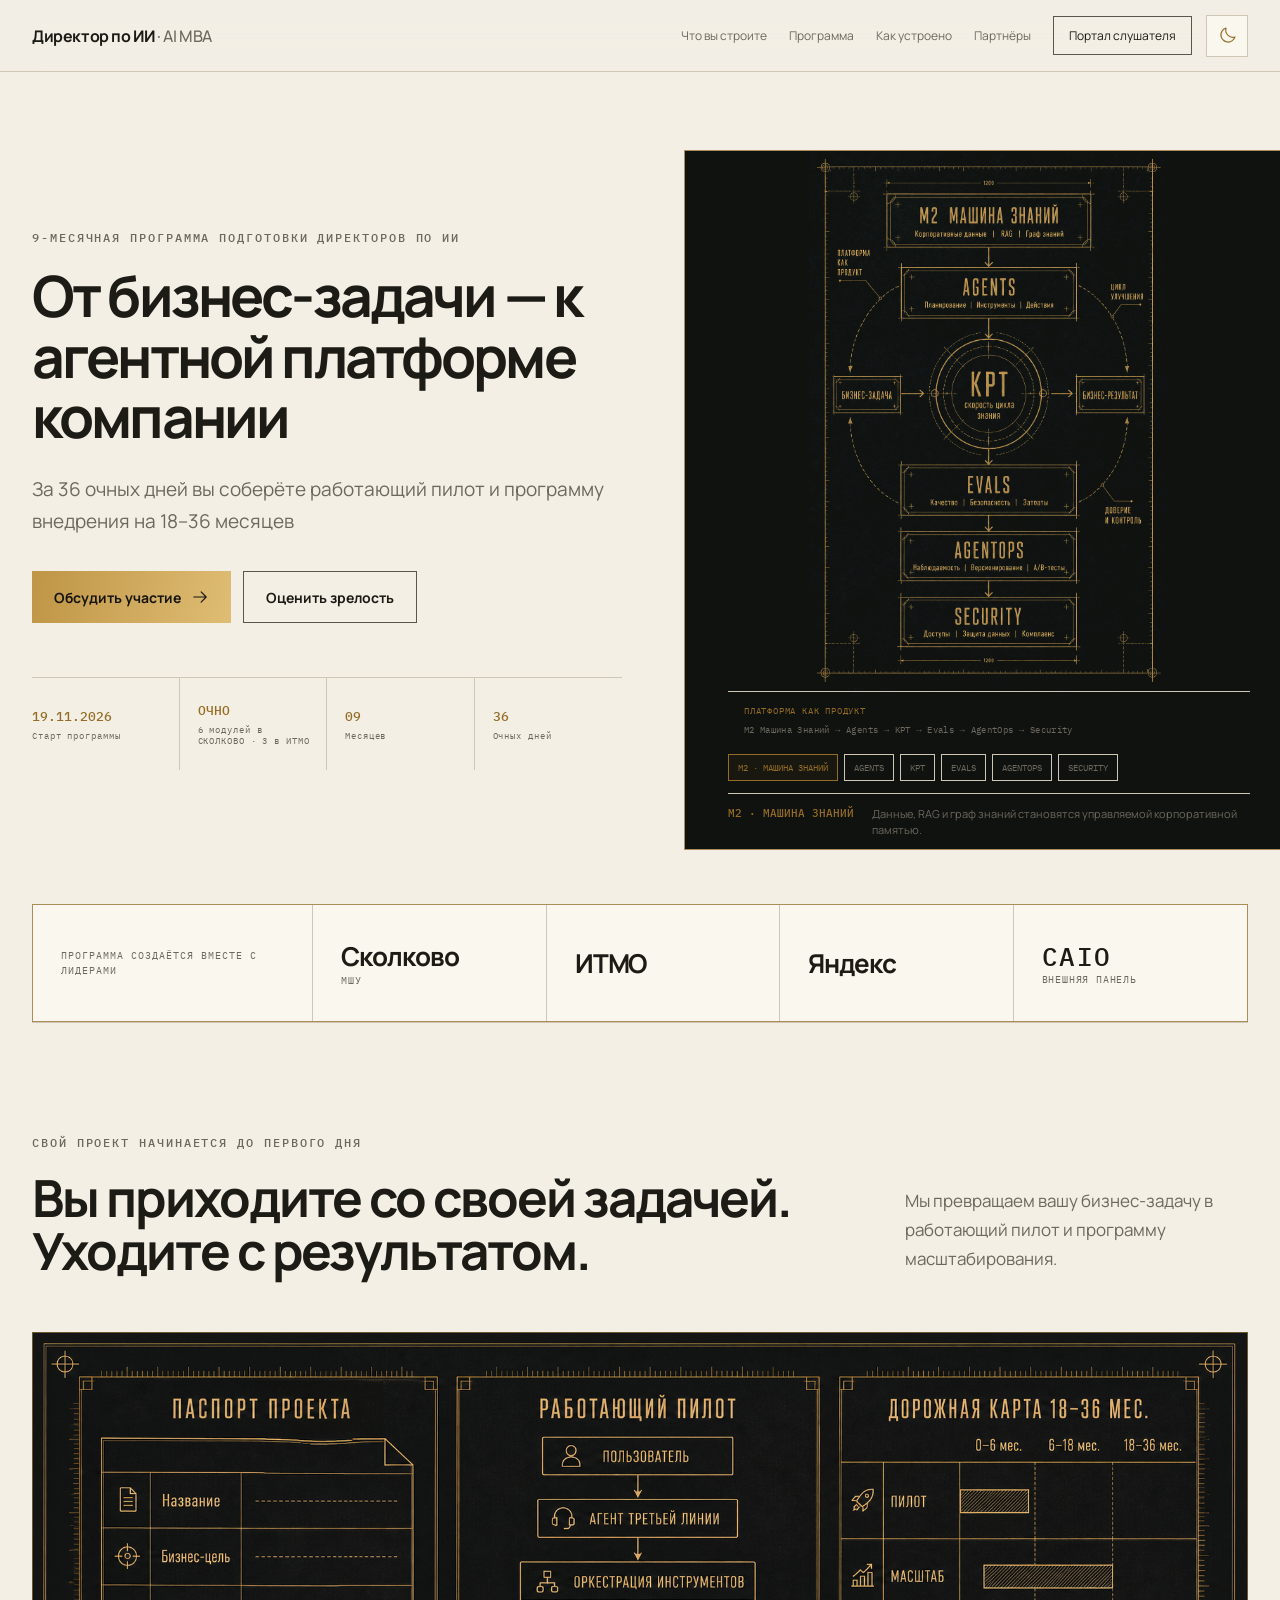
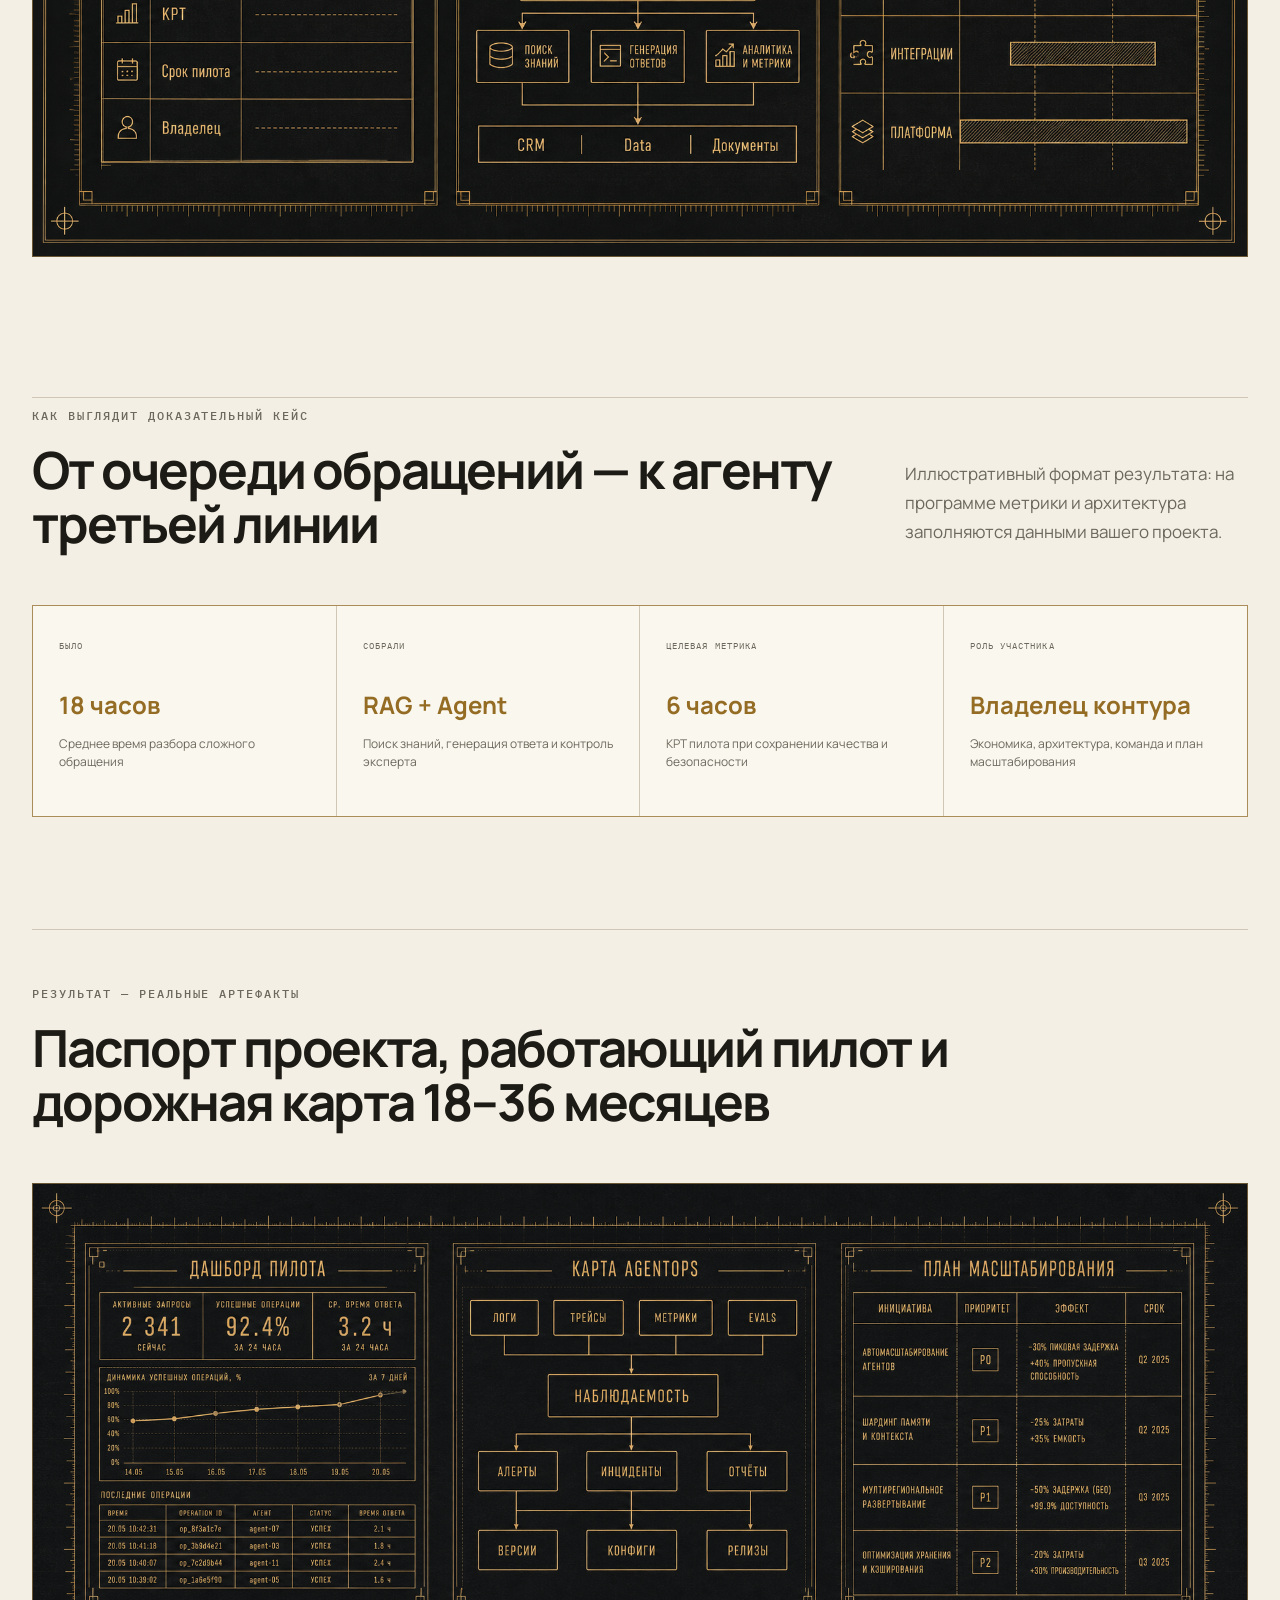
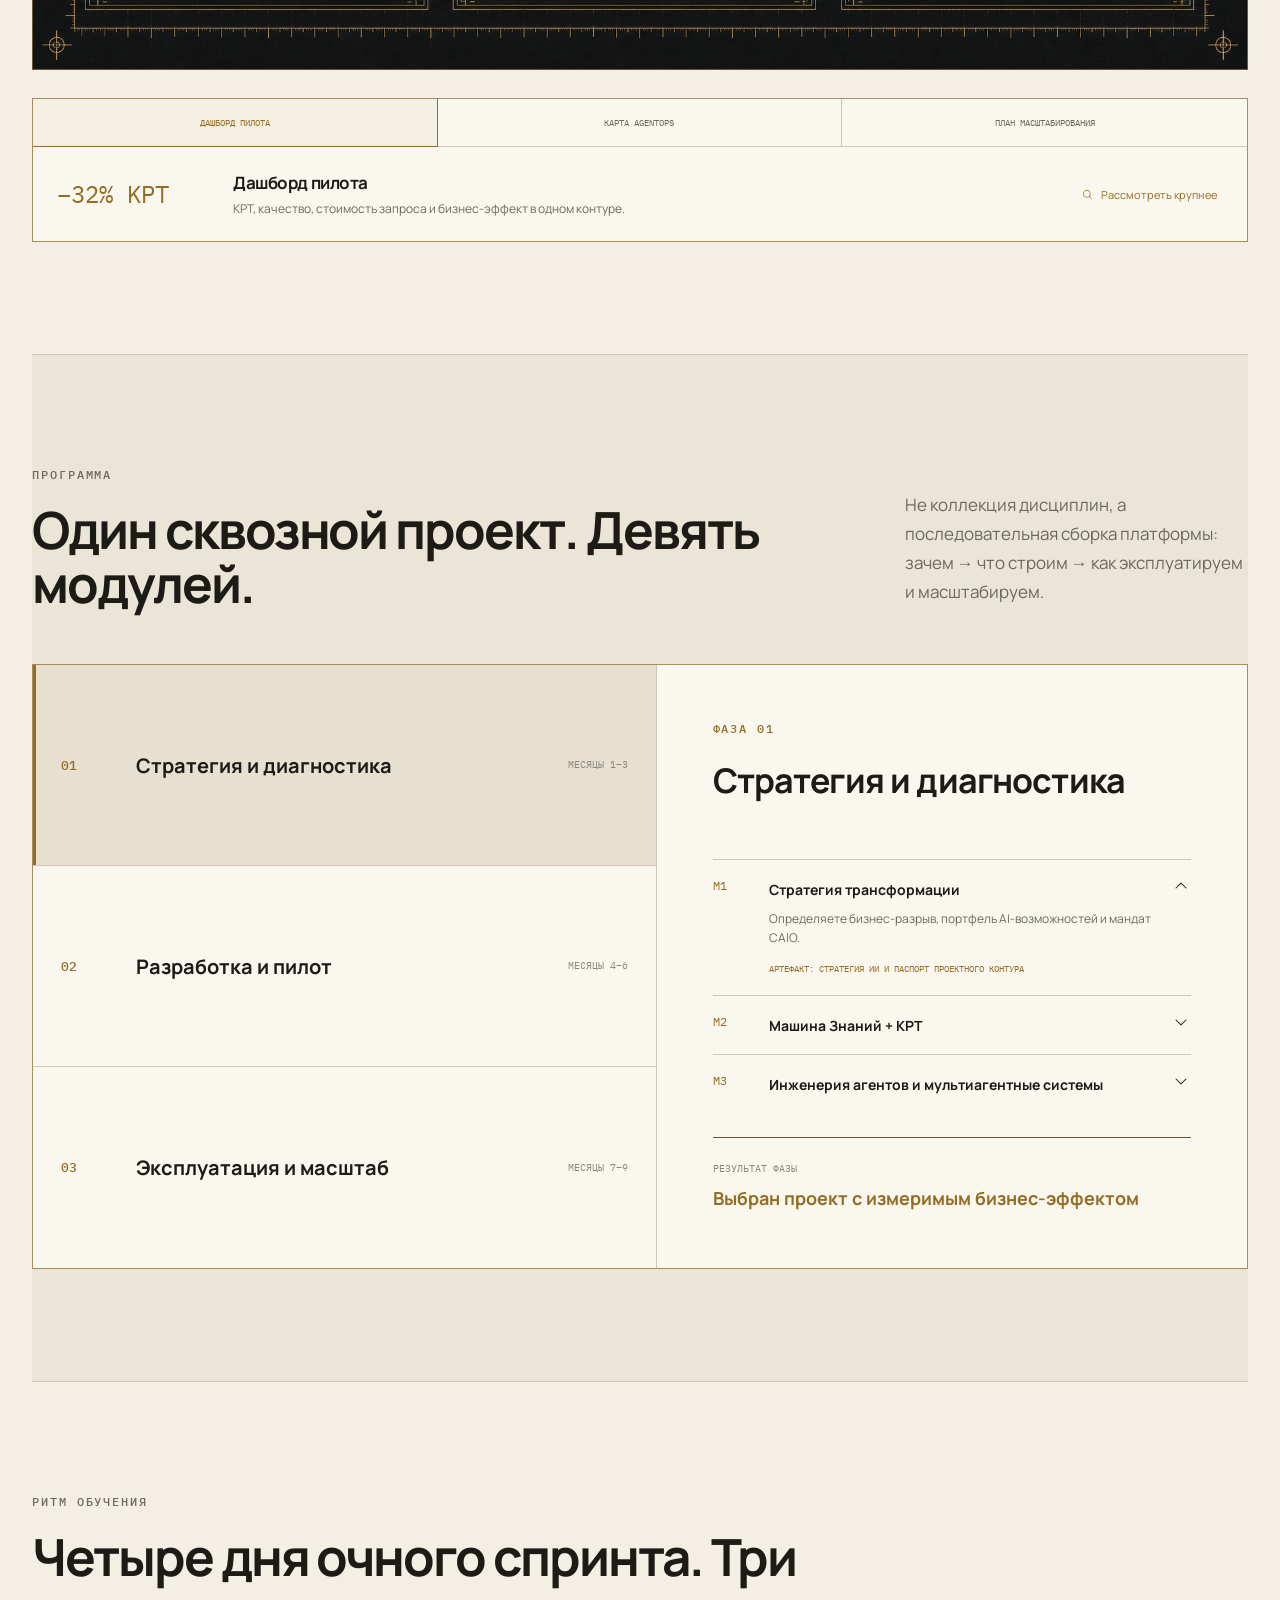
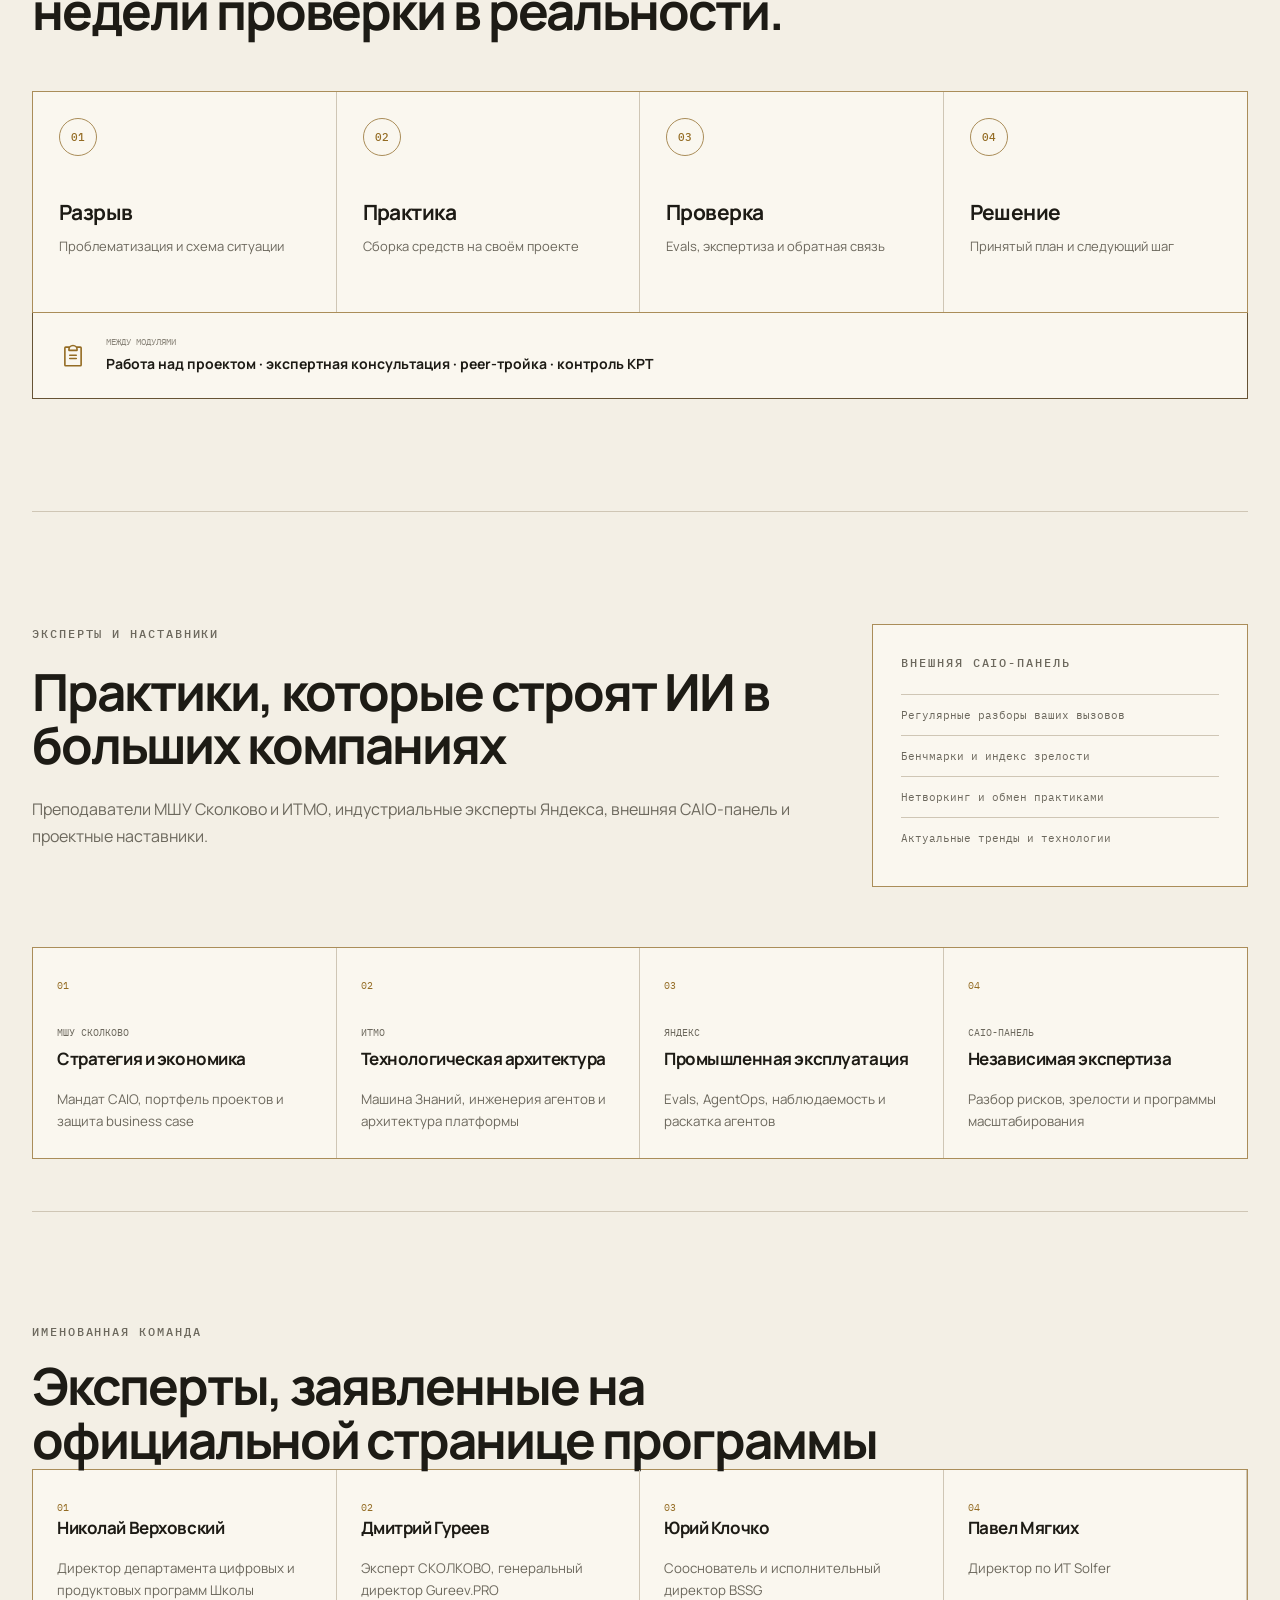
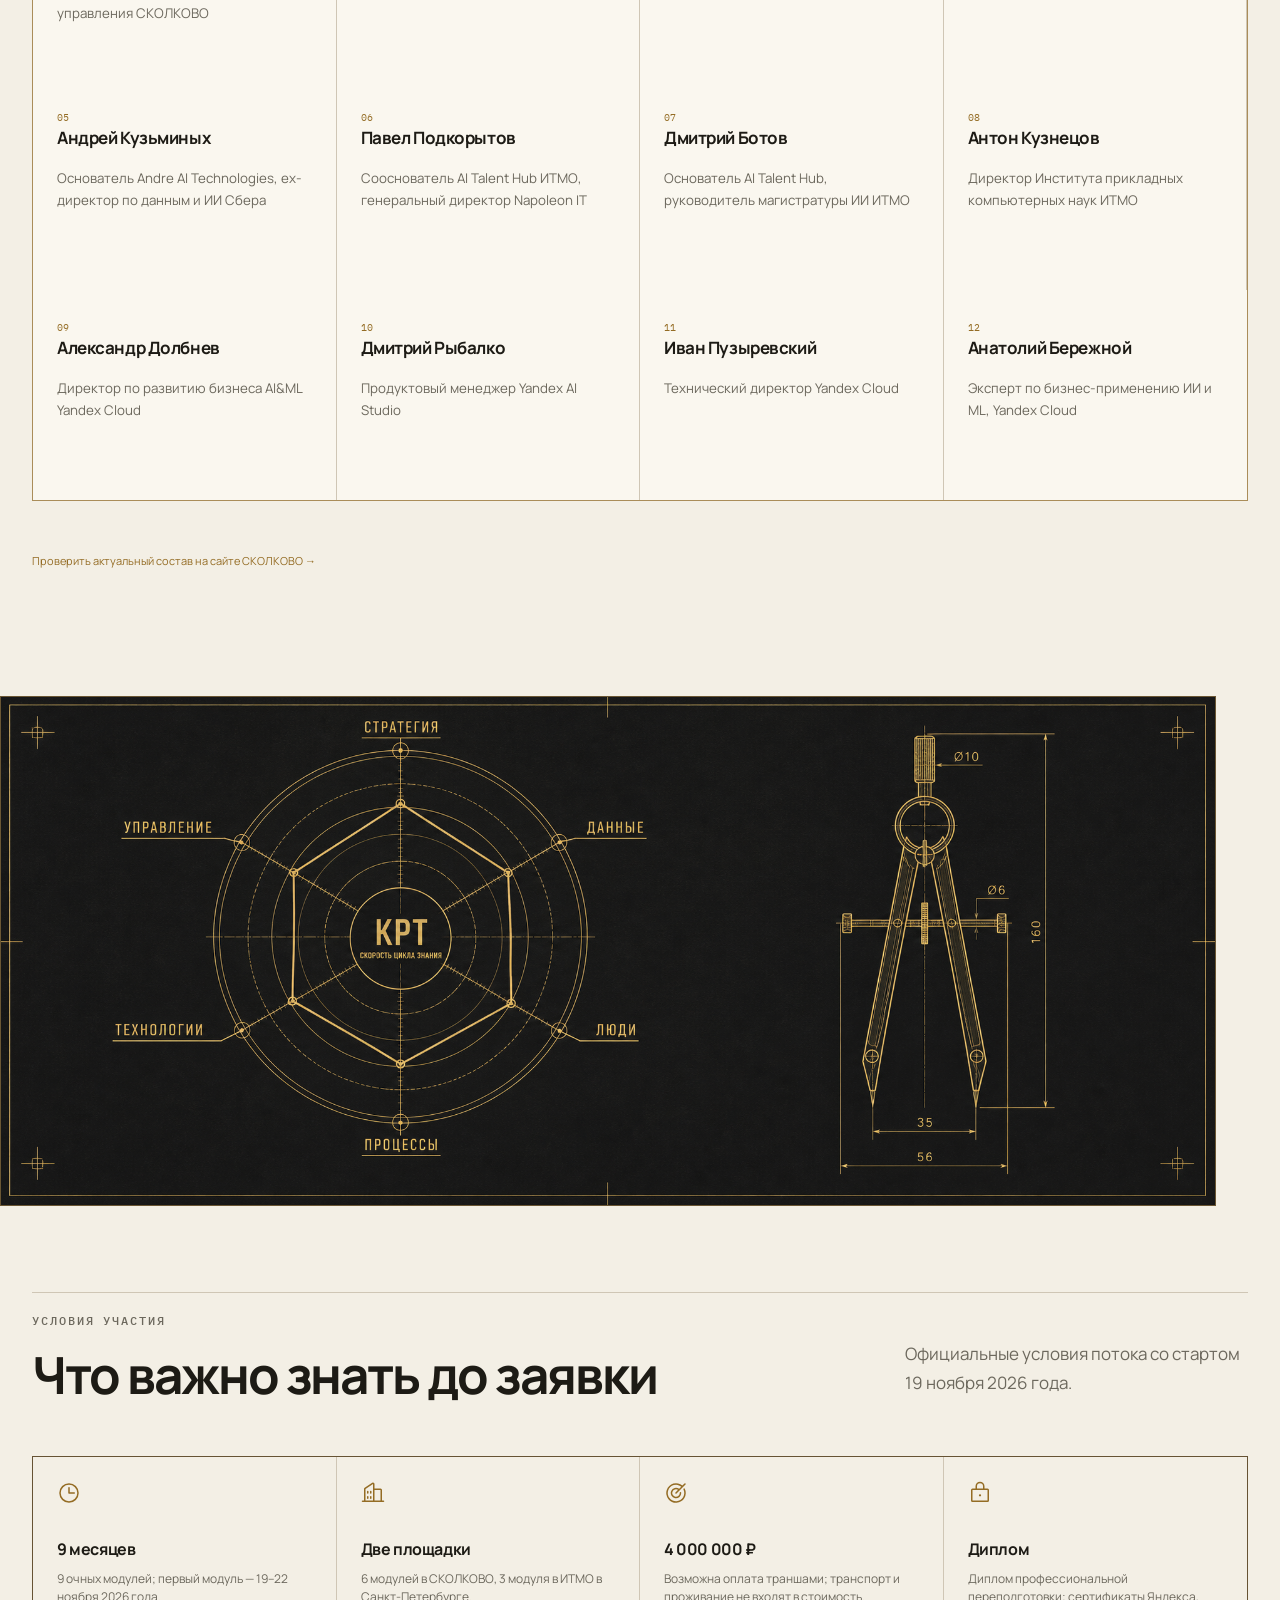
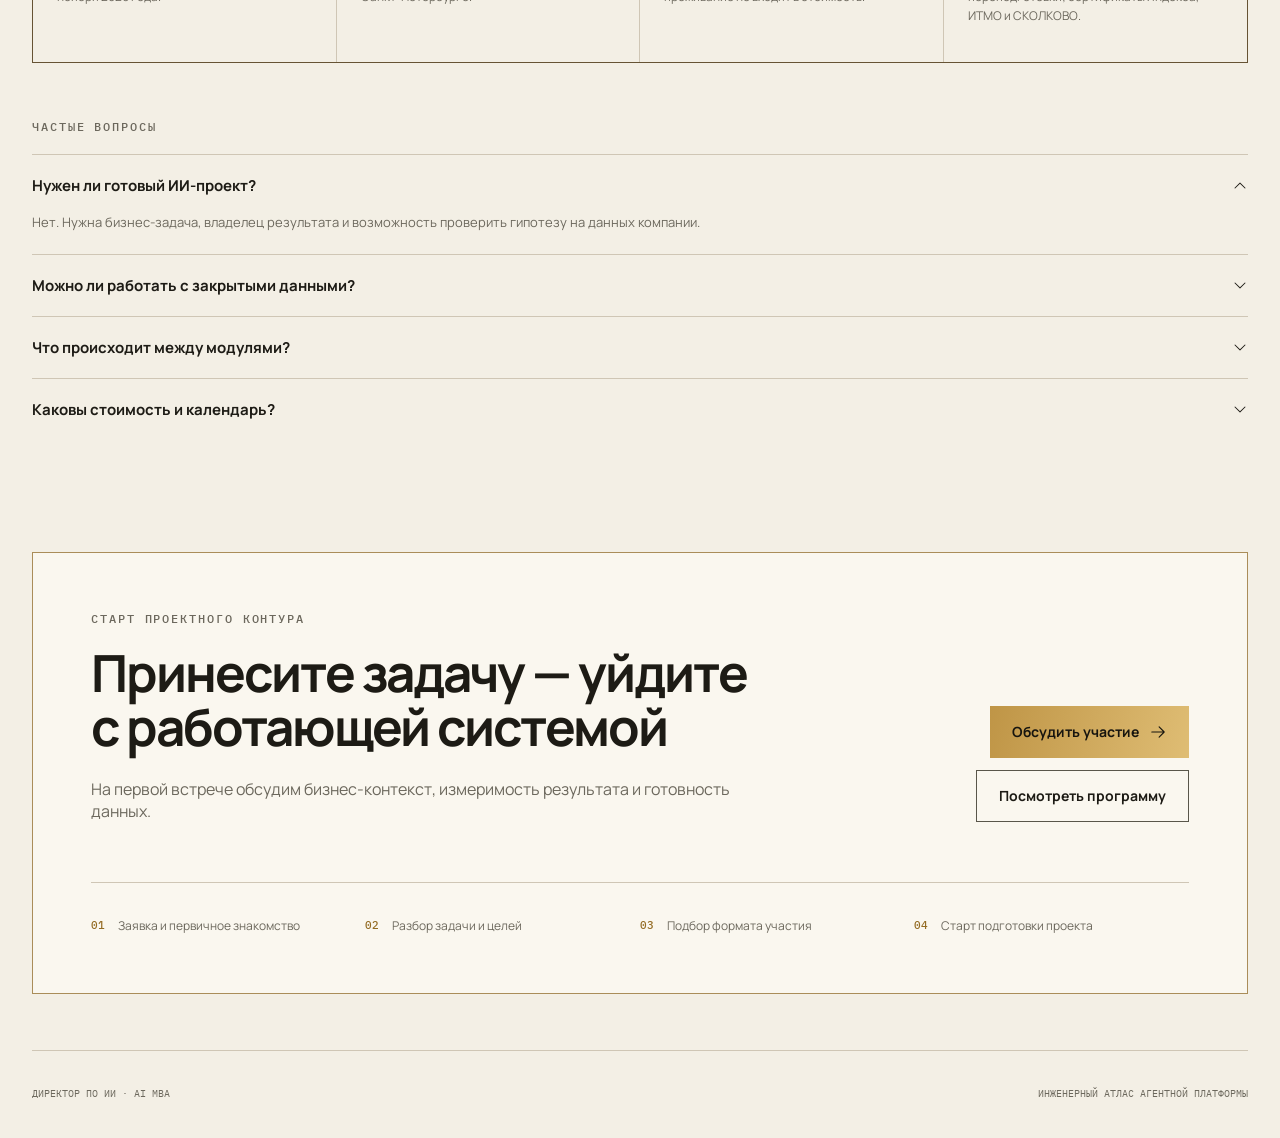
<file: index.html>
<!doctype html>
<html lang="en">
  <head>
    <meta charset="UTF-8" />
    <meta name="viewport" content="width=device-width, initial-scale=1.0" />
    <title>Директор по ИИ — Инженерный атлас</title>
    <script type="module" crossorigin src="/assets/index-CFu1OFAJ.js"></script>
    <link rel="stylesheet" crossorigin href="/assets/index-D91SeRqI.css">
  </head>
  <body>
    <div id="root"></div>
  </body>
</html>
</file>
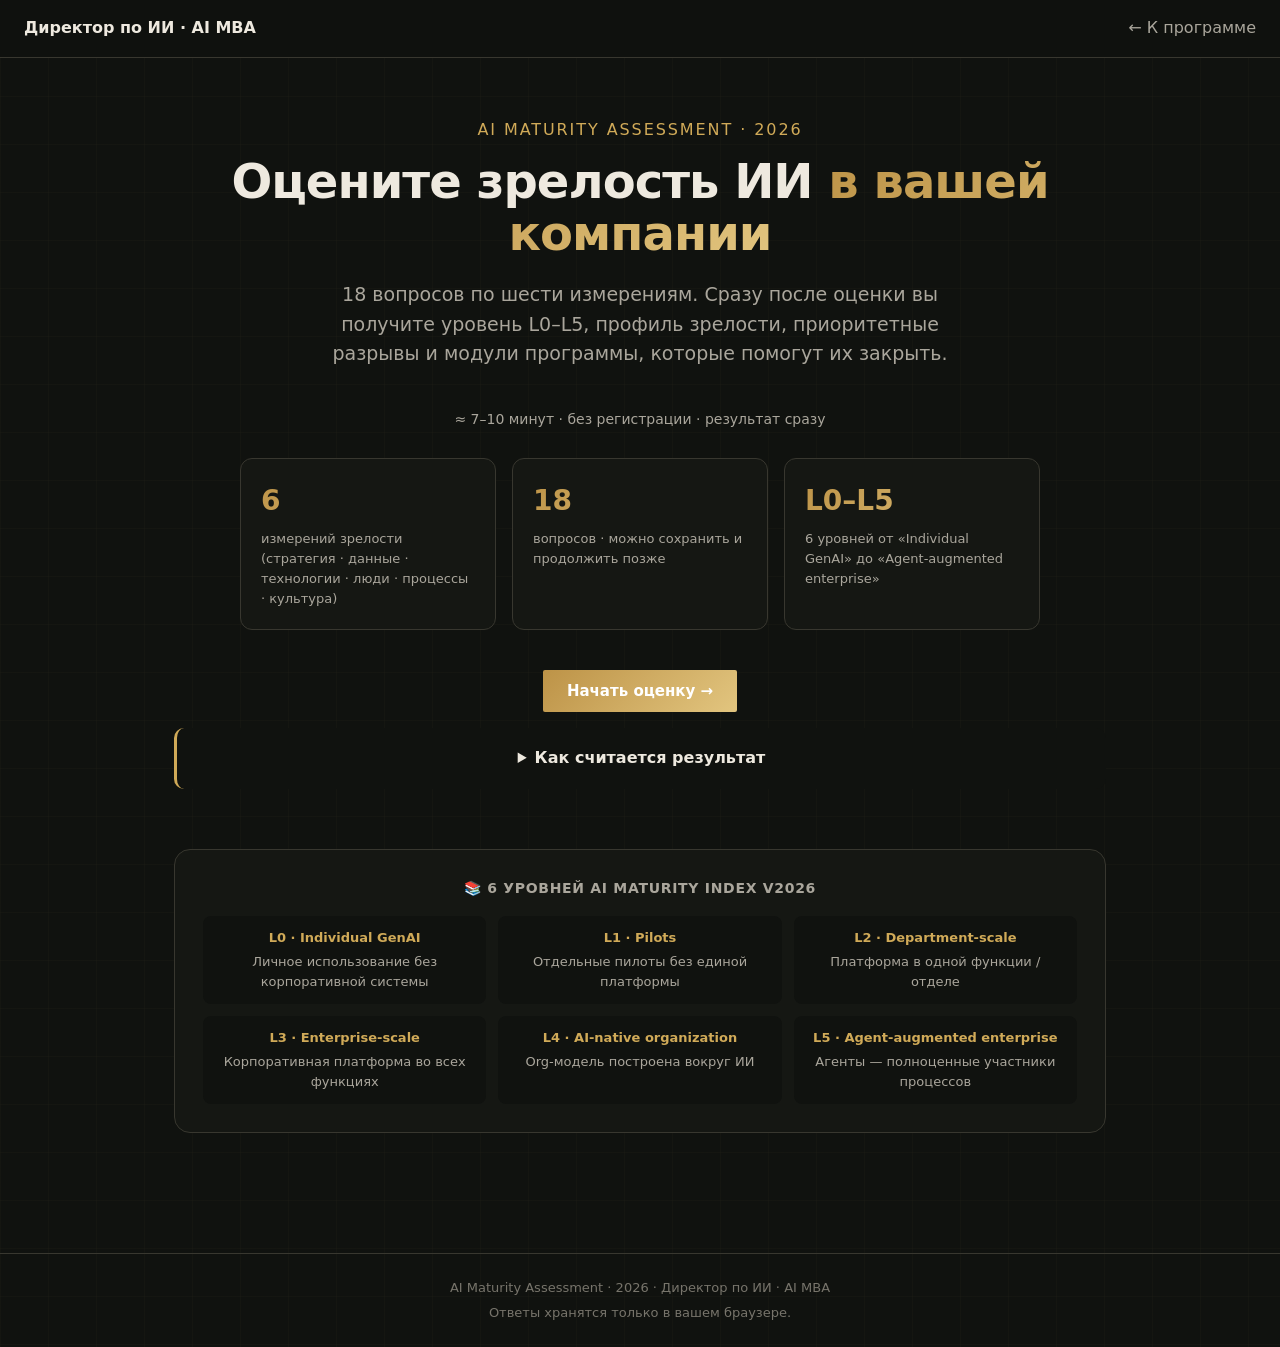
<file: tools/maturity/index.html>
<!DOCTYPE html>
<html lang="ru">
<head>
<meta charset="UTF-8">
<meta name="viewport" content="width=device-width, initial-scale=1.0">
<title>AI Maturity Self-Assessment v2026 · AI MBA</title>
<link rel="icon" href="/favicon.svg" type="image/svg+xml">
<style>
  :root {
    --bg: #10120f;
    --bg-card: #151713;
    --bg-card-hover: #1c1e19;
    --border: #38372f;
    --text: #eee9df;
    --text-dim: #aaa69c;
    --text-muted: #77746b;
    --accent: #d0aa58;
    --accent-2: #e1c47f;
    --accent-warm: #f59e0b;
    --accent-green: #34d399;
    --accent-red: #f87171;
    --gradient: linear-gradient(135deg, #bd9347 0%, #e2c57f 100%);
  }
  * { box-sizing: border-box; margin: 0; padding: 0; }
  body {
    font-family: -apple-system, BlinkMacSystemFont, "Segoe UI", "Helvetica Neue", system-ui, sans-serif;
    background:
      linear-gradient(rgba(208,170,88,.025) 1px, transparent 1px),
      linear-gradient(90deg, rgba(208,170,88,.025) 1px, transparent 1px),
      var(--bg);
    background-size: 48px 48px;
    color: var(--text);
    line-height: 1.55;
    font-size: 16px;
    -webkit-font-smoothing: antialiased;
    min-height: 100vh;
  }
  .container { max-width: 980px; margin: 0 auto; padding: 32px 24px; }

  .topbar {
    display: flex; align-items: center; justify-content: space-between;
    padding: 16px 24px;
    border-bottom: 1px solid var(--border);
    background: rgba(16, 18, 15, 0.92);
    backdrop-filter: blur(12px);
  }
  .logo {
    font-weight: 700; font-size: 16px;
    background: var(--gradient); -webkit-background-clip: text; background-clip: text;
    color: transparent;
  }
  .badge-version {
    font-size: 12px; color: var(--text-dim);
    padding: 4px 10px;
    border: 1px solid var(--border);
    border-radius: 100px;
  }

  .btn {
    display: inline-flex; align-items: center; justify-content: center; gap: 8px;
    padding: 12px 24px;
    border-radius: 2px;
    font-weight: 600; font-size: 15px;
    cursor: pointer;
    border: none; font-family: inherit;
    transition: all 0.2s;
    color: inherit;
  }
  .btn-primary {
    background: var(--gradient); color: white;
    box-shadow: none;
  }
  .btn-primary:hover { transform: translateY(-1px); box-shadow: 0 8px 22px rgba(208,170,88,.16); }
  .btn-primary:disabled { opacity: 0.4; cursor: not-allowed; transform: none; box-shadow: none; }
  .btn-secondary {
    background: var(--bg-card); color: var(--text); border: 1px solid var(--border);
  }
  .btn-secondary:hover { background: var(--bg-card-hover); border-color: var(--accent); }
  .btn-secondary:disabled { opacity: 0.4; cursor: not-allowed; }

  .welcome { text-align: center; padding: 60px 24px; }
  .welcome .badge {
    display: inline-block;
    padding: 6px 14px;
    background: rgba(107, 138, 255, 0.1);
    border: 1px solid rgba(107, 138, 255, 0.3);
    border-radius: 100px;
    color: var(--accent);
    font-size: 13px; font-weight: 500; margin-bottom: 24px;
  }
  .welcome h1 {
    font-size: 48px; line-height: 1.1; letter-spacing: -0.02em;
    margin-bottom: 20px; font-weight: 700;
  }
  .welcome h1 .accent {
    background: var(--gradient); -webkit-background-clip: text; background-clip: text; color: transparent;
  }
  .welcome p.sub { font-size: 19px; color: var(--text-dim); max-width: 640px; margin: 0 auto 40px; }
  .info-grid {
    display: grid; grid-template-columns: repeat(3, 1fr); gap: 16px;
    max-width: 800px; margin: 0 auto 40px;
  }
  .info-card {
    background: var(--bg-card); border: 1px solid var(--border);
    border-radius: 12px; padding: 20px; text-align: left;
  }
  .info-card .num { font-size: 28px; font-weight: 700;
    background: var(--gradient); -webkit-background-clip: text; background-clip: text; color: transparent;
    margin-bottom: 6px;
  }
  .info-card .label { font-size: 13px; color: var(--text-dim); }

  .progress-wrapper { margin-bottom: 32px; }
  .progress-info {
    display: flex; justify-content: space-between; align-items: center;
    margin-bottom: 12px; font-size: 14px; color: var(--text-dim);
  }
  .progress-track {
    height: 6px; background: var(--bg-card); border-radius: 4px; overflow: hidden;
  }
  .progress-fill {
    height: 100%; background: var(--gradient); transition: width 0.3s;
  }

  .dimension-header {
    display: flex; align-items: center; gap: 16px;
    margin-bottom: 8px;
  }
  .dimension-icon { font-size: 32px; }
  .dimension-name { font-size: 28px; font-weight: 700; letter-spacing: -0.01em; }
  .dimension-counter { color: var(--text-dim); font-size: 14px; margin-bottom: 28px; }

  .question-card {
    background: var(--bg-card); border: 1px solid var(--border);
    border-radius: 16px; padding: 28px;
    margin-bottom: 16px;
  }
  .question-text {
    font-size: 17px; font-weight: 600; margin-bottom: 18px;
  }
  .options { display: flex; flex-direction: column; gap: 10px; }
  .option {
    display: flex; align-items: flex-start; gap: 14px;
    padding: 14px 16px;
    border: 1px solid var(--border); border-radius: 10px;
    cursor: pointer;
    transition: all 0.15s;
    user-select: none;
  }
  .option:hover { background: var(--bg-card-hover); border-color: rgba(107, 138, 255, 0.4); }
  .option.selected {
    background: rgba(107, 138, 255, 0.08);
    border-color: var(--accent);
  }
  .option-marker {
    flex-shrink: 0;
    width: 32px; height: 32px;
    border-radius: 8px;
    display: flex; align-items: center; justify-content: center;
    font-weight: 700; font-size: 13px;
    background: var(--bg-card); border: 1px solid var(--border);
    color: var(--text-dim);
  }
  .option.selected .option-marker {
    background: var(--gradient); color: white; border-color: transparent;
  }
  .option-text { flex: 1; font-size: 14px; line-height: 1.5; color: var(--text); }

  .nav-buttons {
    display: flex; justify-content: space-between; align-items: center;
    margin-top: 32px;
  }

  .results-header {
    text-align: center; padding: 40px 0 32px;
    border-bottom: 1px solid var(--border);
    margin-bottom: 32px;
  }
  .overall-level {
    display: inline-flex; align-items: center; gap: 12px;
    padding: 12px 24px;
    background: rgba(107, 138, 255, 0.08);
    border: 1px solid rgba(107, 138, 255, 0.3);
    border-radius: 100px;
    margin-bottom: 24px;
  }
  .overall-level .label { font-size: 13px; color: var(--text-dim); }
  .overall-level .level {
    font-size: 18px; font-weight: 700;
    background: var(--gradient); -webkit-background-clip: text; background-clip: text; color: transparent;
  }
  .results-header h2 {
    font-size: 36px; line-height: 1.2; margin-bottom: 12px;
  }
  .results-header p { color: var(--text-dim); font-size: 16px; max-width: 580px; margin: 0 auto; }

  .results-grid {
    display: grid; grid-template-columns: 1fr 1fr; gap: 24px;
    margin-bottom: 32px;
  }
  .panel {
    background: var(--bg-card); border: 1px solid var(--border);
    border-radius: 16px; padding: 28px;
  }
  .panel h3 {
    font-size: 18px; font-weight: 600; margin-bottom: 4px;
  }
  .panel .panel-sub { font-size: 13px; color: var(--text-dim); margin-bottom: 20px; }

  .radar-container {
    display: flex; justify-content: center; align-items: center;
    min-height: 320px;
  }
  .radar-svg { width: 100%; max-width: 380px; height: auto; }

  .dim-scores { display: flex; flex-direction: column; gap: 12px; }
  .dim-score-row {
    display: flex; align-items: center; gap: 12px;
  }
  .dim-score-name { flex: 1; font-size: 14px; }
  .dim-score-bar-wrapper {
    flex: 2; height: 8px; background: var(--bg); border-radius: 4px; overflow: hidden;
  }
  .dim-score-bar { height: 100%; background: var(--gradient); transition: width 0.5s; }
  .dim-score-value {
    font-size: 13px; font-weight: 600; color: var(--accent); min-width: 32px; text-align: right;
  }

  .gaps-list { display: flex; flex-direction: column; gap: 16px; }
  .gap-item {
    padding: 16px;
    background: var(--bg); border-radius: 10px;
    border-left: 3px solid var(--accent-warm);
  }
  .gap-name {
    font-weight: 600; font-size: 15px;
    margin-bottom: 6px;
    display: flex; align-items: center; gap: 8px;
  }
  .gap-current {
    font-size: 12px; color: var(--accent-warm);
    padding: 2px 8px; background: rgba(245, 158, 11, 0.1);
    border-radius: 100px;
  }
  .gap-rec { font-size: 13px; color: var(--text-dim); line-height: 1.5; }

  .recommendations {
    background: var(--bg-card); border: 1px solid var(--border);
    border-radius: 16px; padding: 32px;
    margin-bottom: 32px;
  }
  .recommendations h3 { font-size: 20px; margin-bottom: 8px; }
  .recommendations .sub { color: var(--text-dim); font-size: 14px; margin-bottom: 24px; }
  .rec-card {
    padding: 18px;
    background: var(--bg); border-radius: 10px;
    margin-bottom: 12px;
    border-left: 3px solid var(--accent);
  }
  .rec-title { font-weight: 600; margin-bottom: 6px; font-size: 15px; }
  .rec-body { font-size: 14px; color: var(--text-dim); line-height: 1.6; }

  .results-actions {
    display: flex; justify-content: center; gap: 12px;
    margin-top: 40px;
  }

  .sr-only { position:absolute; width:1px; height:1px; padding:0; margin:-1px; overflow:hidden; clip:rect(0,0,0,0); white-space:nowrap; border:0; }
  .eyebrow { color:var(--accent); font:600 12px/1.4 var(--mono); letter-spacing:.12em; text-transform:uppercase; margin-bottom:12px; }
  .meta-line, .status-line { color:var(--text-dim); font-size:14px; margin:12px 0 28px; }
  progress { width:100%; height:8px; accent-color:var(--accent); }
  .question-card fieldset, fieldset.question-card { border:0; min-width:0; }
  .question-card legend { width:100%; }
  .option { position:relative; min-height:52px; }
  .option input:focus-visible + label { outline:2px solid var(--accent); outline-offset:3px; }
  .option label { display:flex; align-items:flex-start; gap:14px; width:100%; cursor:pointer; }
  .option.unknown { margin-top:10px; border-style:dashed; }
  .question-error { color:#f0a69a; font-size:13px; margin-top:10px; }
  .checkpoint { max-width:760px; margin:70px auto; }
  .checkpoint-grid, .module-grid { display:grid; grid-template-columns:repeat(2,1fr); gap:16px; margin:24px 0; }
  .value-card, .module-card, .cta-band, .recovery-card { padding:24px; background:var(--bg-card); border:1px solid var(--border); }
  .value-card strong, .module-card strong { display:block; margin-bottom:8px; }
  .confidence { display:inline-flex; padding:8px 12px; border:1px solid var(--border); color:var(--text-dim); font-size:13px; margin-top:16px; }
  .score-table { width:100%; border-collapse:collapse; margin-top:16px; font-size:14px; }
  .score-table th,.score-table td { padding:10px; border-bottom:1px solid var(--border); text-align:left; }
  .tie-options { display:grid; grid-template-columns:repeat(2,1fr); gap:10px; margin-top:16px; }
  .tie-option { display:flex; gap:10px; padding:14px; border:1px solid var(--border); min-height:44px; }
  .tie-controls { display:flex; flex-wrap:wrap; align-items:center; gap:10px; margin-top:16px; }
  .tie-count { color:var(--text-dim); font-size:13px; margin-right:auto; }
  .tie-message { color:#f0a69a; font-size:13px; width:100%; min-height:18px; }
  .module-card .artifact { color:var(--text-dim); font-size:14px; line-height:1.5; margin:12px 0; }
  .cta-band { margin:32px 0; display:flex; justify-content:space-between; align-items:center; gap:24px; border-color:var(--accent); }
  .cta-actions { display:flex; flex-wrap:wrap; gap:10px; }
  .handoff-summary { margin:20px 0 0; padding:18px; background:var(--bg); border:1px solid var(--border); border-radius:10px; }
  .handoff-summary pre { margin:0; color:var(--text); font:13px/1.65 var(--mono); white-space:pre-wrap; overflow-wrap:anywhere; }
  .handoff-note { max-width:680px; margin:12px 0 0; color:var(--text-dim); font-size:13px; line-height:1.55; }
  .copy-status { width:100%; min-height:20px; color:var(--accent); font-size:13px; }
  details.rec-card summary { cursor:pointer; font-weight:600; }
  details.rec-card .rec-body { margin-top:12px; }
  .topbar { gap:18px; }
  .topbar a { color:var(--text-dim); text-decoration:none; }

  .level-reference {
    margin-top: 60px; padding: 28px;
    background: var(--bg-card); border: 1px solid var(--border);
    border-radius: 16px;
  }
  .level-reference h4 { font-size: 14px; color: var(--text-dim); text-transform: uppercase; letter-spacing: 0.05em; margin-bottom: 16px; }
  .level-list {
    display: grid; grid-template-columns: repeat(3, 1fr); gap: 12px;
  }
  .level-row {
    padding: 12px 14px;
    background: var(--bg); border-radius: 8px;
    font-size: 13px;
  }
  .level-row .lvl { font-weight: 700; color: var(--accent); margin-bottom: 4px; }
  .level-row .lvl-desc { color: var(--text-dim); }

  footer {
    margin-top: 60px; padding: 24px 0;
    text-align: center; color: var(--text-muted);
    font-size: 13px;
    border-top: 1px solid var(--border);
  }
  footer .meta { margin-bottom: 4px; }

  @media (max-width: 768px) {
    .container { padding-left:16px; padding-right:16px; }
    .topbar { flex-wrap:wrap; padding:14px 16px; }
    .welcome h1 { font-size: 32px; }
    .info-grid { grid-template-columns: 1fr; }
    .results-grid { grid-template-columns: 1fr; }
    .level-list { grid-template-columns: 1fr; }
    .dimension-name { font-size: 22px; }
    .checkpoint-grid,.module-grid,.tie-options { grid-template-columns:1fr; }
    .nav-buttons,.results-actions,.cta-band,.cta-actions { flex-direction:column; align-items:stretch; }
    .nav-buttons .btn,.results-actions .btn,.cta-actions .btn { width:100%; }
    .option { min-height:44px; }
  }
  @media print {
    :root { --bg:#fff; --bg-card:#fff; --text:#111; --text-dim:#333; --border:#bbb; }
    body { background:#fff!important; color:#111!important; }
    .topbar,footer,.results-actions,.cta-band,.btn { display:none!important; }
    .container { max-width:none; padding:0; }
    .panel,.gap-item,.module-card,.rec-card,.level-reference { break-inside:avoid; box-shadow:none!important; }
    .results-grid { grid-template-columns:1fr 1fr; }
    .radar-svg text { fill:#111; }
  }
</style>
</head>
<body>

<div class="topbar" id="topbar"></div>

<div id="app"></div>

<script>
/* ============================================================
   ДАННЫЕ
   ============================================================ */

const DIMENSIONS = [
  {
    id: 'strategy',
    name: 'Стратегия',
    icon: '🎯',
    description: 'Видение, ответственность, приоритет ИИ',
    questions: [
      {
        id: 's1',
        text: 'Какова стратегия применения ИИ в вашей компании?',
        options: [
          { level: 0, text: 'Нет ИИ-стратегии. ИИ — личная инициатива сотрудников.' },
          { level: 1, text: 'Есть отдельные ИИ-инициативы в разных функциях, общего видения нет.' },
          { level: 2, text: 'Есть документированная ИИ-стратегия для одной функции / подразделения.' },
          { level: 3, text: 'Есть корпоративная ИИ-стратегия, синхронизированная с бизнес-стратегией.' },
          { level: 4, text: 'Бизнес-стратегия частично основана на ИИ-возможностях.' },
          { level: 5, text: 'Компания agent-augmented. Бизнес-модель невозможна без агентов.' }
        ]
      },
      {
        id: 's2',
        text: 'Кто несёт операционную ответственность за ИИ в компании?',
        options: [
          { level: 0, text: 'Никто. Нет владельца направления.' },
          { level: 1, text: 'Энтузиасты в разных отделах, без формальной ответственности.' },
          { level: 2, text: 'Руководитель ML-лаборатории или направления (middle-management).' },
          { level: 3, text: 'CDO / Head of Data / Head of AI на уровне C-минус-1.' },
          { level: 4, text: 'CAIO (Chief AI Officer) или эквивалент — член правления.' },
          { level: 5, text: 'Распределённая ответственность: ИИ — общая дисциплина, как security или finance.' }
        ]
      },
      {
        id: 's3',
        text: 'Какой бюджет компания тратит на ИИ как доля IT-бюджета?',
        options: [
          { level: 0, text: 'Нет выделенного бюджета.' },
          { level: 1, text: 'Меньше 1% IT-бюджета, ad-hoc финансирование.' },
          { level: 2, text: '1-5% IT-бюджета, отдельная статья.' },
          { level: 3, text: '5-15% IT-бюджета, годовое планирование.' },
          { level: 4, text: '15-30% IT-бюджета, отдельная P&L строка ИИ-инвестиций.' },
          { level: 5, text: 'Больше 30%, ИИ — основа операций, не «инвестиция в инновации».' }
        ]
      }
    ]
  },
  {
    id: 'data',
    name: 'Данные',
    icon: '📊',
    description: 'Качество, governance, доступность',
    questions: [
      {
        id: 'd1',
        text: 'В каком состоянии корпоративные данные для ИИ-задач?',
        options: [
          { level: 0, text: 'Данные разрозненны, в Excel и legacy-системах. Чтобы посчитать что-то простое — собирать неделю.' },
          { level: 1, text: 'Есть отдельные витрины для отчётности, но не для ИИ.' },
          { level: 2, text: 'Есть Data Lake / Warehouse, но качество неравномерное.' },
          { level: 3, text: 'Есть единая платформа данных, основные домены покрыты, качество мониторится.' },
          { level: 4, text: 'Data Mesh с product-orientation; data quality — часть SLA продуктов данных.' },
          { level: 5, text: 'Данные — first-class product. Все ключевые данные доступны через self-service для AI/BI/analysts.' }
        ]
      },
      {
        id: 'd2',
        text: 'Какое состояние Data Governance?',
        options: [
          { level: 0, text: 'Нет governance. Каждый делает по-своему.' },
          { level: 1, text: 'Есть отдельные политики (152-ФЗ, GDPR), но не на ежедневном уровне.' },
          { level: 2, text: 'Назначены Data Stewards в нескольких ключевых доменах.' },
          { level: 3, text: 'Есть Data Governance Office, ведётся каталог данных, lineage частично прозрачен.' },
          { level: 4, text: 'Governance — встроенная часть data products, lineage и audit покрывают 90%+ данных.' },
          { level: 5, text: 'Полностью встроенная и автоматизированная governance, включая AI-specific (model lineage, training data provenance).' }
        ]
      },
      {
        id: 'd3',
        text: 'Насколько данные доступны для ИИ-инициатив?',
        options: [
          { level: 0, text: 'Получение данных для ИИ-проекта — многомесячный процесс согласований.' },
          { level: 1, text: 'Возможно, но требует кастомных интеграций каждый раз.' },
          { level: 2, text: 'Есть API/feature store для одного-двух доменов.' },
          { level: 3, text: 'Self-service доступ через feature store для большинства доменов.' },
          { level: 4, text: 'Vector embeddings + structured data — оба доступны через единый MCP/API layer.' },
          { level: 5, text: 'Любой агент платформы может получить нужные данные на ходу через MCP с правильными правами.' }
        ]
      }
    ]
  },
  {
    id: 'tech',
    name: 'Технологии',
    icon: '⚙️',
    description: 'Платформа, MLOps, federation',
    questions: [
      {
        id: 't1',
        text: 'Какая инфраструктура для ИИ существует?',
        options: [
          { level: 0, text: 'Никакой. Сотрудники пользуются ChatGPT с личных аккаунтов.' },
          { level: 1, text: 'Доступ к одному foundation-провайдеру (например, корпоративный ChatGPT Enterprise).' },
          { level: 2, text: 'Есть ML-платформа в одной функции (например, антифрод).' },
          { level: 3, text: 'Корпоративная ИИ-платформа с MLOps и model gateway.' },
          { level: 4, text: 'Полная агентная платформа с MCP, federation моделей, observability.' },
          { level: 5, text: 'Платформа открыта для самообслуживания, продуктовые команды развёртывают агентов сами.' }
        ]
      },
      {
        id: 't2',
        text: 'Какой уровень зрелости MLOps / AgentOps?',
        options: [
          { level: 0, text: 'Модели запускаются вручную, мониторинга нет.' },
          { level: 1, text: 'Простые CI/CD для одной-двух моделей, без regression evals.' },
          { level: 2, text: 'MLOps в одном направлении: эвалы, version control, observability.' },
          { level: 3, text: 'Корпоративный MLOps с governance, FinOps, model registry.' },
          { level: 4, text: 'AgentOps на ранней стадии: agent lifecycle, trace-level observability, eval regressions.' },
          { level: 5, text: 'Полный AgentOps stack как операционная дисциплина: SLA, runbook-и, incident management.' }
        ]
      },
      {
        id: 't3',
        text: 'Какая стратегия по выбору foundation-моделей?',
        options: [
          { level: 0, text: 'Никакой. Используют, что попало.' },
          { level: 1, text: 'Один провайдер для всего (например, только OpenAI).' },
          { level: 2, text: 'Два провайдера для разных задач, без явной маршрутизации.' },
          { level: 3, text: 'Multi-vendor с явной маршрутизацией через gateway.' },
          { level: 4, text: 'Federation моделей: tier-based routing (frontier/mid/small), cost-aware, sensitivity-aware.' },
          { level: 5, text: 'Гибрид cloud + on-prem (open-source), все категории данных сегментированы по правильным tier-ам.' }
        ]
      }
    ]
  },
  {
    id: 'people',
    name: 'Люди',
    icon: '👥',
    description: 'Таланты, грамотность, развитие',
    questions: [
      {
        id: 'p1',
        text: 'Сколько ML/AI-специалистов в компании?',
        options: [
          { level: 0, text: 'Ноль выделенных ML/AI-специалистов.' },
          { level: 1, text: '1-3 человека, как часть аналитики или IT.' },
          { level: 2, text: 'Небольшая команда (5-10) в одном направлении.' },
          { level: 3, text: 'Несколько команд в разных функциях, общая численность 20-50.' },
          { level: 4, text: 'Большая централизованная функция (50+) + распределённые ИИ-роли в продуктовых командах.' },
          { level: 5, text: 'ML/AI-роли — часть стандартного штатного расписания каждой продуктовой команды.' }
        ]
      },
      {
        id: 'p2',
        text: 'Какой уровень data/AI-грамотности менеджмента?',
        options: [
          { level: 0, text: 'Большинство менеджеров видят ИИ как «магию» или модный тренд.' },
          { level: 1, text: 'Топ-менеджмент знаком на уровне новостей и общих кейсов.' },
          { level: 2, text: 'CDO/CIO глубоко в теме; остальной топ — поверхностно.' },
          { level: 3, text: 'Все члены правления имеют базовое понимание; middle-менеджмент в ключевых функциях знаком.' },
          { level: 4, text: 'Менеджеры всех уровней могут сформулировать ИИ-задачу для своей функции и оценить решение.' },
          { level: 5, text: 'AI-fluency — обязательное требование для управленческих позиций.' }
        ]
      },
      {
        id: 'p3',
        text: 'Есть ли программа развития ИИ-компетенций?',
        options: [
          { level: 0, text: 'Нет.' },
          { level: 1, text: 'Эпизодические тренинги, ad-hoc.' },
          { level: 2, text: 'Регулярные внешние программы для отдельных сотрудников.' },
          { level: 3, text: 'Корпоративная программа развития с уровнями (basic / specialist / leader).' },
          { level: 4, text: 'Программа с реальными pilot-проектами + сертификация + связь с performance review.' },
          { level: 5, text: 'AI-fluency — часть базового onboarding для всех; продвинутые программы для лидеров.' }
        ]
      }
    ]
  },
  {
    id: 'process',
    name: 'Процессы',
    icon: '🔄',
    description: 'Lifecycle, интеграция, compliance',
    questions: [
      {
        id: 'pr1',
        text: 'Как устроен жизненный цикл ИИ-инициативы (от идеи до production)?',
        options: [
          { level: 0, text: 'Никак. Каждая инициатива — уникальный путь.' },
          { level: 1, text: 'Есть общее понимание этапов, но без формализации.' },
          { level: 2, text: 'Есть документированный жизненный цикл в одной функции.' },
          { level: 3, text: 'Стандартный лайфсайкл для всех ИИ-инициатив с gateway-проверками.' },
          { level: 4, text: 'Лайфсайкл интегрирован с MLOps/AgentOps: автоматизированы evals, security review, FinOps approvals.' },
          { level: 5, text: 'Self-service deployment с автоматическими гарантиями compliance.' }
        ]
      },
      {
        id: 'pr2',
        text: 'Насколько ИИ интегрирован в основные бизнес-процессы?',
        options: [
          { level: 0, text: 'Никак. ИИ — отдельные эксперименты.' },
          { level: 1, text: 'Точечно: 1-2 процесса с ИИ-компонентом.' },
          { level: 2, text: 'В одной функции (например, в поддержке) ИИ — значимая часть.' },
          { level: 3, text: 'ИИ встроен в большинство ключевых процессов как ассистент сотрудника.' },
          { level: 4, text: 'Многие процессы — agent-augmented (агенты выполняют работу, человек проверяет/направляет).' },
          { level: 5, text: 'Основные процессы выполняются агентами автономно с эпизодическим участием человека.' }
        ]
      },
      {
        id: 'pr3',
        text: 'Какие процессы по AI Security и compliance работают?',
        options: [
          { level: 0, text: 'Никаких. Если что-то случится — будем разбираться.' },
          { level: 1, text: 'Базовые требования по data privacy (152-ФЗ), но не AI-specific.' },
          { level: 2, text: 'Есть отдельные политики по моделям и данным, но не systematic.' },
          { level: 3, text: 'AI Security Officer, регулярные threat model reviews для значимых проектов.' },
          { level: 4, text: 'Continuous red-teaming, policy-as-code, automated security в CI/CD.' },
          { level: 5, text: 'AI Security — встроенная дисциплина, как обычный application security.' }
        ]
      }
    ]
  },
  {
    id: 'culture',
    name: 'Культура',
    icon: '🌱',
    description: 'Доверие, эксперименты, замещение',
    questions: [
      {
        id: 'c1',
        text: 'Как сотрудники относятся к ИИ-решениям?',
        options: [
          { level: 0, text: 'Скептически или с страхом. «Они нас заменят».' },
          { level: 1, text: 'Любопытство у нескольких энтузиастов; остальным безразлично.' },
          { level: 2, text: 'Принимают как инструмент, но не доверяют решениям ИИ.' },
          { level: 3, text: 'Активно используют ИИ как ассистента, но контролируют каждое решение.' },
          { level: 4, text: 'Доверяют ИИ в типовых задачах, контролируют только critical paths.' },
          { level: 5, text: 'Сотрудничество с агентами — норма; работа без них уже неудобна.' }
        ]
      },
      {
        id: 'c2',
        text: 'Готовность экспериментировать и идти на риск?',
        options: [
          { level: 0, text: 'Любая инициатива требует длительных согласований, риск минимизируется.' },
          { level: 1, text: 'Эпизодические эксперименты в R&D, остальная компания — традиционная.' },
          { level: 2, text: 'Pilot-проекты возможны, но с большими guardrails.' },
          { level: 3, text: 'Fail-fast культура в нескольких функциях, A/B тесты приняты.' },
          { level: 4, text: 'Эксперименты — часть operating rhythm; failure tolerated если documented.' },
          { level: 5, text: 'Experimentation by default; неэкспериментирование требует обоснования.' }
        ]
      },
      {
        id: 'c3',
        text: 'Как компания работает с темой замещения ролей ИИ?',
        options: [
          { level: 0, text: 'Тема избегается. Сотрудники боятся.' },
          { level: 1, text: 'Декларации руководства «никого не заменим», без плана.' },
          { level: 2, text: 'Точечные перераспределения, но непрозрачно.' },
          { level: 3, text: 'Открытая коммуникация: какие задачи передаются ИИ, какие новые роли создаются.' },
          { level: 4, text: 'Активная программа reskilling, ясная карта эволюции профессий.' },
          { level: 5, text: 'Замещение и появление новых ролей — норма; компания регулярно меняет org-структуру под ИИ-возможности.' }
        ]
      }
    ]
  }
];

const LEVEL_DESCRIPTIONS = [
  { num: 0, name: 'L0 · Individual GenAI', desc: 'Личное использование без корпоративной системы' },
  { num: 1, name: 'L1 · Pilots', desc: 'Отдельные пилоты без единой платформы' },
  { num: 2, name: 'L2 · Department-scale', desc: 'Платформа в одной функции / отделе' },
  { num: 3, name: 'L3 · Enterprise-scale', desc: 'Корпоративная платформа во всех функциях' },
  { num: 4, name: 'L4 · AI-native organization', desc: 'Org-модель построена вокруг ИИ' },
  { num: 5, name: 'L5 · Agent-augmented enterprise', desc: 'Агенты — полноценные участники процессов' }
];

const RECOMMENDATIONS = {
  strategy: {
    low: { title: 'Стратегия требует фундамента', body: 'Главный приоритет — назначить владельца ИИ-направления (минимум на уровне C-минус-1) и сформулировать платформенную стратегию v0.1 на одну страницу с дельта-классификацией. Без этого все остальные инвестиции в ИИ будут разрозненными.' },
    mid: { title: 'Стратегия есть, надо углублять', body: 'Стратегия требует регулярного пересмотра (каждые 6 месяцев) и более тесной связки с бизнес-метриками. Усильте экономическое обоснование платформы и проработайте roadmap на 18-36 месяцев.' },
    high: { title: 'Сильная стратегическая позиция', body: 'Фокус — на исполнении: scaling, governance, развитие экосистемы. Рассмотрите создание AI Steering Committee и публичную позицию компании по AI Maturity.' }
  },
  data: {
    low: { title: 'Данные — главный блокер', body: 'Без качественных данных любая ИИ-инициатива провалится. Инвестируйте в единую платформу данных и Data Governance Office прежде, чем масштабировать ИИ-проекты.' },
    mid: { title: 'Хорошая база, нужно AI-ориентирование', body: 'Стандартные практики Data Management не достаточны для ИИ. Добавьте feature store, vector DB, model data lineage, и интеграцию с MCP-слоем платформы.' },
    high: { title: 'Данные не сдерживают рост', body: 'Фокус — на self-service доступе, data products как first-class entities, и автоматизации data quality. Это ваше конкурентное преимущество.' }
  },
  tech: {
    low: { title: 'Технологический фундамент отсутствует', body: 'Начните с базовой ИИ-платформы: model gateway, observability (Langfuse или эквивалент), eval framework. Не запускайте production-агентов без AgentOps-обвязки.' },
    mid: { title: 'Зрелый MLOps, недостаёт AgentOps', body: 'Расширьте MLOps до AgentOps: agent lifecycle, trace-level observability, blast radius management, FinOps for agents. Подключите MCP-слой для tool federation.' },
    high: { title: 'Сильный технологический стек', body: 'Фокус — на оптимизации costs (federation routing), security (policy-as-code), и enabling self-service для продуктовых команд.' }
  },
  people: {
    low: { title: 'Кадровый голод', body: 'Без команды никакая стратегия не работает. Начните с найма AI/ML-лидера + 2-3 senior-инженеров. Параллельно — программа развития существующих сотрудников.' },
    mid: { title: 'Команда есть, нужна экспансия', body: 'Сделайте AI-fluency обязательной для middle-менеджмента. Инвестируйте в continuous learning. Удержание senior ML-инженеров — top priority.' },
    high: { title: 'Кадровая основа сильна', body: 'Фокус — на культивации lead-инженеров и AI Product Manager-ов. Открытая программа стажировок и партнёрство с университетами для воспроизводства талантов.' }
  },
  process: {
    low: { title: 'Процессы отсутствуют', body: 'Без стандартного жизненного цикла ИИ-инициатив у вас будет постоянный хаос. Внедрите stage-gate модель с обязательными checkpoints на security, eval, FinOps.' },
    mid: { title: 'Процессы есть, надо автоматизировать', body: 'Перейдите от manual reviews к автоматизированным проверкам в CI/CD. Внедрите policy-as-code и automated security testing.' },
    high: { title: 'Зрелые процессы', body: 'Фокус — на self-service deployment с automated guarantees. Цель — снизить time-to-production для новых агентов с месяцев до дней.' }
  },
  culture: {
    low: { title: 'Культурный барьер критичен', body: 'Без изменения культуры технологии не приживутся. Начните с открытой коммуникации руководства о ИИ-стратегии, реальных примеров успеха внутри компании, и устранения страхов через ясную карту замещения / создания ролей.' },
    mid: { title: 'Доверие складывается, нужно укреплять', body: 'Активно показывайте успехи. Внедрите regular AI demos, AI-augmented work как часть performance review. Открыто обсуждайте failures.' },
    high: { title: 'Культура поддерживает рост', body: 'Фокус — на масштабировании fail-fast практик и поддержании баланса между экспериментами и operational excellence.' }
  }
};

/* ============================================================
   STATE
   ============================================================ */

const DRAFT_KEY = 'aimba_maturity_draft_v2';
const RESULT_KEY = 'aimba_maturity_v1';
const ASSESSMENT_VERSION = '2026';
const MODULE_MAP = {
  strategy: ['М1 · Стратегия трансформации','Стратегия ИИ, паспорт проектного контура и критерии эффекта'],
  data: ['М2 · Машина Знаний + KPT','Контур корпоративной памяти и целевая KPT'],
  tech: ['М3 · Инженерия агентов + М4 · Архитектура платформы','Архитектура агента, пилота и платформенного контура'],
  people: ['М6 · Орг-дизайн и трансформация','Команда, роли, RACI и модель управления изменениями'],
  process: ['М7 · AI Security + М8 · AgentOps','Безопасный жизненный цикл, SLA и наблюдаемость'],
  culture: ['М6 · Орг-дизайн + М9 · Защита программы','Программа внедрения, коммуникации и план масштабирования']
};
const MODULE_LINKS = {strategy:'m1',data:'m2',tech:'m3',people:'m6',process:'m7',culture:'m6'};
const CHECKPOINT_MATRIX = {
  strategy: [
    { currentState:'ИИ-инициативы не связаны с бизнес-целями, владелец не определён.', nextStep:'Назначить executive-owner и выбрать одну бизнес-задачу с измеримым эффектом.' },
    { currentState:'Есть разрозненные пилоты, но нет общего приоритета и ответственности.', nextStep:'Собрать реестр инициатив и отобрать 1–2 пилота по эффекту, риску и готовности данных.' },
    { currentState:'Стратегия сформулирована для одной функции и не управляет портфелем компании.', nextStep:'Согласовать корпоративные принципы, KPI и roadmap на 18–36 месяцев.' },
    { currentState:'ИИ-стратегия связана с бизнесом, но исполнение ещё зависит от центральной команды.', nextStep:'Ввести портфельный review: эффект, стоимость, риск и решение о масштабировании.' },
    { currentState:'ИИ влияет на бизнес-модель и решения правления.', nextStep:'Закрепить единую модель ценности, governance и пересмотра стратегии на уровне правления.' },
    { currentState:'Агенты встроены в операционную модель и создают измеримое преимущество.', nextStep:'Управлять портфелем как динамической системой: перераспределять капитал по эффекту и риску.' }
  ],
  data: [
    { currentState:'Данные разрознены, их качество и владельцы не определены.', nextStep:'Для первого пилота назначить data owner и зафиксировать источники, качество и права доступа.' },
    { currentState:'Есть отдельные витрины и политики, но каждый кейс требует ручной сборки.', nextStep:'Описать один приоритетный data domain: владелец, SLA качества, lineage и способ доступа.' },
    { currentState:'Единая платформа есть, но качество и governance неравномерны.', nextStep:'Ввести измеримые data-quality SLO и каталог для доменов, критичных для пилота.' },
    { currentState:'Ключевые домены управляются, доступ в основном стандартизирован.', nextStep:'Собрать data products для агентов: structured data, knowledge и embeddings с едиными правами.' },
    { currentState:'Данные предоставляются как продукты, lineage и SLA прозрачны.', nextStep:'Автоматизировать provenance, policy enforcement и мониторинг дрейфа знаний в агентных цепочках.' },
    { currentState:'Агенты получают контекст по правам, а качество и provenance контролируются автоматически.', nextStep:'Управлять портфелем data products по бизнес-эффекту, стоимости и надёжности.' }
  ],
  tech: [
    { currentState:'Корпоративного ИИ-контура нет; используются личные инструменты без контроля.', nextStep:'Выделить управляемый model gateway для одного пилота с логированием, эвалами и лимитами.' },
    { currentState:'Есть доступ к моделям и первые CI/CD-цепочки, но нет единых гарантий.', nextStep:'Стандартизировать runtime пилота: versioning, regression evals, tracing, fallback и cost limits.' },
    { currentState:'Платформа и MLOps работают в одном направлении.', nextStep:'Добавить AgentOps-контур: трассы, eval-наборы, tool permissions, rollback и blast radius.' },
    { currentState:'Есть корпоративная платформа, gateway и governance моделей.', nextStep:'Собрать reference architecture агента и self-service golden path для продуктовых команд.' },
    { currentState:'Агентная платформа наблюдаема, модели и инструменты федерированы.', nextStep:'Автоматизировать policy-as-code, sensitivity/cost routing и регрессионные гейты.' },
    { currentState:'Команды самостоятельно создают агентов в рамках автоматических гарантий.', nextStep:'Оптимизировать платформу по lead time, unit economics, reliability и повторному использованию.' }
  ],
  people: [
    { currentState:'Нет выделенных ИИ-ролей и ответственного за результат.', nextStep:'Назначить владельца пилота и собрать ядро: бизнес, data/AI, IT и risk.' },
    { currentState:'Пилоты держатся на энтузиастах; роли и развитие не формализованы.', nextStep:'Закрепить RACI пилота, дефициты компетенций и план обучения команды.' },
    { currentState:'Команда есть в одной функции; AI-fluency остальных руководителей неравномерна.', nextStep:'Запустить ролевую модель и программу AI-fluency для executive, product и engineering треков.' },
    { currentState:'Несколько команд работают по единым принципам, но центр остаётся узким местом.', nextStep:'Перейти к федерированной модели: platform team, domain teams и единые communities of practice.' },
    { currentState:'ИИ-роли встроены в продуктовые команды, развитие связано с реальными проектами.', nextStep:'Связать skills taxonomy, staffing и performance review с эффектом агентных продуктов.' },
    { currentState:'Совместная работа людей и агентов закреплена в ролях, найме и развитии.', nextStep:'Постоянно перепроектировать роли по данным о производительности, рисках и качестве работы.' }
  ],
  process: [
    { currentState:'Единого жизненного цикла нет; пилоты запускаются как исключения.', nextStep:'Описать minimum lifecycle от гипотезы до production с владельцем, эвалами и критерием остановки.' },
    { currentState:'Этапы понятны команде, но проверки и решения не стандартизированы.', nextStep:'Ввести stage gates для value, data, security, evals и economics с именными владельцами.' },
    { currentState:'Жизненный цикл работает в одной функции, но многие проверки ручные.', nextStep:'Расширить lifecycle на все ИИ-инициативы и автоматизировать базовые eval/security checks.' },
    { currentState:'Для всех иницатив есть единый lifecycle и gateway-решения.', nextStep:'Встроить policy-as-code, continuous evals и incident feedback в CI/CD и AgentOps.' },
    { currentState:'Проверки автоматизированы, а риски и SLA управляются в эксплуатации.', nextStep:'Дать командам self-service deployment с автоматическими гарантиями и контролем blast radius.' },
    { currentState:'Агентные процессы масштабируются через self-service с контролируемым риском.', nextStep:'Сокращать time-to-production и change-failure rate без снижения качества и compliance.' }
  ],
  culture: [
    { currentState:'Доминируют страх и скепсис; руководство не объяснило цель и границы ИИ.', nextStep:'Публично объяснить зачем нужен пилот, что меняется в работе и какие есть гарантии.' },
    { currentState:'ИИ используют энтузиасты; остальные не видят личной пользы.', nextStep:'Выбрать один заметный workflow, замерить эффект и показать результат команде.' },
    { currentState:'Сотрудники принимают ИИ как инструмент, но не доверяют ему значимые задачи.', nextStep:'Ввести прозрачные human-in-the-loop правила, канал обратной связи и регулярные демо.' },
    { currentState:'ИИ-ассистированная работа принята в нескольких функциях, но опыт не масштабируется.', nextStep:'Включить AI demos, разборы ошибок и обмен паттернами в регулярный operating rhythm.' },
    { currentState:'Эксперименты и reskilling встроены в работу; доверие опирается на риск-уровень.', nextStep:'Связать изменение ролей и моделей работы с измеримыми эффектами и карьерными траекториями.' },
    { currentState:'Совместная работа с агентами является нормой, а оргструктура регулярно адаптируется.', nextStep:'Поддерживать доверие через прозрачные метрики качества труда, безопасности и развития людей.' }
  ]
};
const explicitSource = new URLSearchParams(location.search).get('from');
const entrySource = ['landing','portal'].includes(explicitSource) ? explicitSource : 'direct';
const state = { screen:'welcome', answers:{}, currentDim:0, source:entrySource, errorQuestion:null, priorityGaps:[], pendingPriorityGaps:[], priorityChoiceDeferred:false };

/* ============================================================
   HELPERS
   ============================================================ */

function esc(s) {
  return String(s).replace(/[&<>"']/g, c => ({ '&':'&amp;','<':'&lt;','>':'&gt;','"':'&quot;',"'":'&#39;' })[c]);
}

function getTotalQuestions() {
  return DIMENSIONS.reduce((sum, d) => sum + d.questions.length, 0);
}

function getAnsweredCount() {
  return Object.keys(state.answers).length;
}

function getDimensionScores() {
  return DIMENSIONS.map(dim => {
    const values = dim.questions.map(q => state.answers[q.id]).filter(Number.isFinite);
    const avg = values.length >= 2 ? values.reduce((a,b) => a+b,0) / values.length : null;
    return {
      id: dim.id,
      name: dim.name,
      icon: dim.icon,
      score: avg === null ? null : Math.round(avg * 10) / 10,
      roundedScore: avg === null ? null : Math.round(avg),
      answeredCount: values.length
    };
  });
}

function getOverallLevel() {
  const scores = getDimensionScores();
  const usable = scores.filter(d => d.score !== null);
  if (!usable.length) return null;
  return Math.round(usable.reduce((s,d) => s+d.score,0) / usable.length);
}

function isDimensionComplete(dimIdx) {
  const dim = DIMENSIONS[dimIdx];
  return dim.questions.every(q => Object.prototype.hasOwnProperty.call(state.answers,q.id));
}

function getConfidence() {
  const count = Object.values(state.answers).filter(Number.isFinite).length;
  return { count, label: count >= 16 ? 'высокая' : count >= 12 ? 'средняя' : 'низкая' };
}

function track(name, props={}) {
  try { window.umami?.track(name,props); window.dataLayer?.push({event:name,...props}); window.dispatchEvent(new CustomEvent('aimba:analytics',{detail:{name,...props}})); } catch (_) {}
}

function safeStorageSet(key,value) { try { localStorage.setItem(key,value); return true; } catch (_) { state.storageWarning='Не удалось сохранить данные в браузере. Не закрывайте эту вкладку.'; return false; } }
function safeStorageRemove(key) { try { localStorage.removeItem(key); return true; } catch (_) { return false; } }

function saveDraft() {
  return safeStorageSet(DRAFT_KEY, JSON.stringify({schemaVersion:2,assessmentVersion:ASSESSMENT_VERSION,updatedAt:new Date().toISOString(),source:state.source,currentDim:state.currentDim,screen:state.screen,answers:state.answers,priorityGaps:state.priorityGaps}));
}

function loadDraft() {
  try {
    const draft = JSON.parse(localStorage.getItem(DRAFT_KEY));
    if (!draft || draft.schemaVersion !== 2 || Date.now()-Date.parse(draft.updatedAt) > 30*864e5 || !draft.answers || typeof draft.answers !== 'object') return null;
    const questionIds=new Set(DIMENSIONS.flatMap(d=>d.questions.map(q=>q.id))), dimensionIds=new Set(DIMENSIONS.map(d=>d.id));
    if(!Number.isInteger(draft.currentDim)||draft.currentDim<0||draft.currentDim>=DIMENSIONS.length) return null;
    if(!['welcome','wizard','checkpoint','results'].includes(draft.screen)) return null;
    if(!['landing','portal','direct'].includes(draft.source)) draft.source='direct';
    if(Object.entries(draft.answers).some(([id,value])=>!questionIds.has(id)||(value!==null&&(!Number.isInteger(value)||value<0||value>5)))) return null;
    if(!Array.isArray(draft.priorityGaps)||draft.priorityGaps.some(id=>!dimensionIds.has(id))) draft.priorityGaps=[];
    return draft;
  } catch (_) { safeStorageRemove(DRAFT_KEY); return null; }
}
function loadCompleted() { try { const r=JSON.parse(localStorage.getItem(RESULT_KEY)); return r&&r.completedAt&&r.answers?r:null; } catch(_){ return null; } }

function renderTopbar() {
  const portal = state.source === 'portal';
  document.getElementById('topbar').innerHTML = `<strong>${portal?'AI MBA · Портал слушателя':'Директор по ИИ · AI MBA'}</strong><a href="${portal?'../../portal/':'../../index.html#program'}">${portal?'← В портал':'← К программе'}</a>`;
}

/* ============================================================
   SVG RADAR CHART
   ============================================================ */

function renderRadarChart(scores) {
  const size = 380;
  const cx = size / 2;
  const cy = size / 2;
  const R = 130;
  const angles = scores.map((_, i) => -Math.PI / 2 + (i * 2 * Math.PI) / scores.length);

  // Grid: 5 concentric polygons
  let gridSvg = '';
  for (let lvl = 1; lvl <= 5; lvl++) {
    const r = (lvl / 5) * R;
    const points = angles.map(a => {
      const x = cx + r * Math.cos(a);
      const y = cy + r * Math.sin(a);
      return `${x},${y}`;
    }).join(' ');
    gridSvg += `<polygon points="${points}" fill="none" stroke="#1f2740" stroke-width="1"/>`;
  }

  // Axes
  let axesSvg = '';
  angles.forEach((a, i) => {
    const x2 = cx + R * Math.cos(a);
    const y2 = cy + R * Math.sin(a);
    axesSvg += `<line x1="${cx}" y1="${cy}" x2="${x2}" y2="${y2}" stroke="#1f2740" stroke-width="1"/>`;
  });

  // Data polygon
  const dataPoints = scores.map((s, i) => {
    const r = ((s.score ?? 0) / 5) * R;
    const x = cx + r * Math.cos(angles[i]);
    const y = cy + r * Math.sin(angles[i]);
    return `${x},${y}`;
  }).join(' ');
  const dataPolygon = `<polygon points="${dataPoints}" fill="#d6ad55" fill-opacity="0.24" stroke="#d6ad55" stroke-width="2"/>`;

  // Data points
  let dotsSvg = '';
  scores.forEach((s, i) => {
    const r = ((s.score ?? 0) / 5) * R;
    const x = cx + r * Math.cos(angles[i]);
    const y = cy + r * Math.sin(angles[i]);
    dotsSvg += `<circle cx="${x}" cy="${y}" r="4" fill="#d6ad55"/>`;
  });

  // Labels
  let labelsSvg = '';
  scores.forEach((s, i) => {
    const labelR = R + 26;
    const x = cx + labelR * Math.cos(angles[i]);
    const y = cy + labelR * Math.sin(angles[i]);
    let anchor = 'middle';
    if (Math.cos(angles[i]) > 0.3) anchor = 'start';
    else if (Math.cos(angles[i]) < -0.3) anchor = 'end';
    labelsSvg += `<text x="${x}" y="${y}" text-anchor="${anchor}" dominant-baseline="middle" fill="#e4e8f1" font-size="13" font-weight="600">${esc(s.icon)} ${esc(s.name)}</text>`;
    labelsSvg += `<text x="${x}" y="${y + 14}" text-anchor="${anchor}" dominant-baseline="middle" fill="#a7a394" font-size="11">${s.score === null ? 'н/д' : s.score.toFixed(1)}</text>`;
  });

  // Scale labels (only on top axis, for L1-L5)
  let scaleLabelsSvg = '';
  for (let lvl = 1; lvl <= 5; lvl++) {
    const r = (lvl / 5) * R;
    scaleLabelsSvg += `<text x="${cx + 4}" y="${cy - r}" fill="#5a6478" font-size="9">${lvl}</text>`;
  }

  return `
    <svg class="radar-svg" viewBox="0 0 ${size} ${size}" xmlns="http://www.w3.org/2000/svg" role="img" aria-labelledby="radar-title radar-desc">
      <title id="radar-title">Профиль зрелости по шести измерениям</title>
      <desc id="radar-desc">Диаграмма дополняется текстовой таблицей с точными значениями.</desc>
      ${gridSvg}
      ${axesSvg}
      ${dataPolygon}
      ${dotsSvg}
      ${scaleLabelsSvg}
      ${labelsSvg}
    </svg>
  `;
}

/* ============================================================
   SCREENS
   ============================================================ */

function renderWelcome() {
  const draft = loadDraft();
  if (draft && Object.keys(draft.answers).length) return `<main class="container welcome"><div class="recovery-card"><div class="eyebrow">AI MATURITY ASSESSMENT · 2026</div><h1>${draft.screen==='results'?'Открыть сохранённый результат?':'Продолжить оценку?'}</h1><p class="sub">Сохранено ${new Date(draft.updatedAt).toLocaleString('ru-RU')} · отвечено ${Object.keys(draft.answers).length} из 18.</p><button class="btn btn-primary" onclick="resumeAssessment()">${draft.screen==='results'?'Открыть результат':'Продолжить'} →</button> <button class="btn btn-secondary" onclick="startAssessment(true)">Начать заново</button></div></main>`;
  const completed=loadCompleted();
  if(completed) return `<main class="container welcome"><div class="recovery-card"><div class="eyebrow">РЕЗУЛЬТАТ СОХРАНЁН</div><h1>Открыть результат?</h1><p class="sub">Завершено ${new Date(completed.completedAt).toLocaleString('ru-RU')} · уровень ${completed.overallLevel===null?'предварительный':'L'+completed.overallLevel}.</p><button class="btn btn-primary" onclick="resumeResult()">Открыть результат →</button> <button class="btn btn-secondary" onclick="startAssessment(true)">Пройти заново</button></div></main>`;
  return `
    <main class="container welcome">
      <div class="eyebrow">AI MATURITY ASSESSMENT · 2026</div>
      <h1>Оцените зрелость ИИ <span class="accent">в вашей компании</span></h1>
      <p class="sub">
        18 вопросов по шести измерениям. Сразу после оценки вы получите уровень L0–L5, профиль зрелости, приоритетные разрывы и модули программы, которые помогут их закрыть.
      </p>
      <div class="meta-line">≈ 7–10 минут · без регистрации · результат сразу</div>
      <div class="info-grid">
        <div class="info-card">
          <div class="num">6</div>
          <div class="label">измерений зрелости (стратегия · данные · технологии · люди · процессы · культура)</div>
        </div>
        <div class="info-card">
          <div class="num">18</div>
          <div class="label">вопросов · можно сохранить и продолжить позже</div>
        </div>
        <div class="info-card">
          <div class="num">L0–L5</div>
          <div class="label">6 уровней от «Individual GenAI» до «Agent-augmented enterprise»</div>
        </div>
      </div>
      <button class="btn btn-primary" onclick="startAssessment(false)">
        Начать оценку →
      </button>
      <details class="rec-card" style="margin-top:16px"><summary>Как считается результат</summary><div class="rec-body">В каждом измерении три вопроса. Ответ «Не знаю» не считается нулём и исключается из среднего. Для оценки измерения нужны минимум два содержательных ответа, а для итогового уровня — минимум четыре оценённых измерения. Уверенность показывает полноту ответов, а не качество компании.</div></details>
      <div class="level-reference">
        <h4>📚 6 уровней AI Maturity Index v2026</h4>
        <div class="level-list">
          ${LEVEL_DESCRIPTIONS.map(l => `
            <div class="level-row">
              <div class="lvl">${esc(l.name)}</div>
              <div class="lvl-desc">${esc(l.desc)}</div>
            </div>
          `).join('')}
        </div>
      </div>
    </main>
  `;
}

function renderWizard() {
  const dim = DIMENSIONS[state.currentDim];
  const totalQ = getTotalQuestions();
  const answered = getAnsweredCount();
  const isLast = state.currentDim === DIMENSIONS.length - 1;
  const isFirst = state.currentDim === 0;
  const dimComplete = isDimensionComplete(state.currentDim);

  return `
    <main class="container">
      <div class="progress-wrapper">
        <div class="progress-info">
          <span>${esc(dim.name)} · шаг ${state.currentDim + 1} из ${DIMENSIONS.length}</span>
          <span>${answered} из ${totalQ} вопросов · осталось около ${Math.max(1,Math.ceil((totalQ-answered)*30/60))} мин</span>
        </div>
        <progress max="${totalQ}" value="${answered}">${answered} из ${totalQ}</progress>
      </div>

      <div class="dimension-header">
        <div class="dimension-icon">${esc(dim.icon)}</div>
        <h1 class="dimension-name" id="screen-title" tabindex="-1">${esc(dim.name)}</h1>
      </div>
      <div class="dimension-counter">${esc(dim.description)}</div>

      ${dim.questions.map((q, qIdx) => `
        <fieldset class="question-card">
          <legend class="question-text" id="legend-${q.id}" tabindex="-1">${qIdx + 1}. ${esc(q.text)}</legend>
          <div class="options">
            ${q.options.map(opt => `
              <div class="option ${state.answers[q.id] === opt.level ? 'selected' : ''}">
                <input class="sr-only" type="radio" id="${q.id}-l${opt.level}" name="${q.id}" value="${opt.level}" ${state.answers[q.id] === opt.level?'checked':''} onchange="selectOption('${q.id}',${opt.level},this.id)">
                <label for="${q.id}-l${opt.level}"><span class="option-marker">L${opt.level}</span><span class="option-text">${esc(opt.text)}</span></label>
              </div>
            `).join('')}
            <div class="option unknown ${state.answers[q.id] === null ? 'selected' : ''}">
              <input class="sr-only" type="radio" id="${q.id}-unknown" name="${q.id}" value="unknown" ${state.answers[q.id] === null?'checked':''} onchange="selectOption('${q.id}',null,this.id)">
              <label for="${q.id}-unknown"><span class="option-marker">—</span><span class="option-text">Не знаю <small>Не войдёт в средний балл</small></span></label>
            </div>
          </div>
          ${state.errorQuestion===q.id?`<div class="question-error" id="error-${q.id}" role="alert">Выберите вариант или «Не знаю».</div>`:''}
        </fieldset>
      `).join('')}

      <div class="nav-buttons">
        <button class="btn btn-secondary" onclick="goBack()" ${isFirst ? 'disabled' : ''}>
          ← Назад
        </button>
        <button class="btn btn-primary" onclick="goNext()" ${!dimComplete ? 'disabled' : ''}>
          ${isLast ? 'Получить результаты' : 'Дальше'} →
        </button>
      </div>
    </main>
  `;
}

function renderCheckpoint() {
  const dim=DIMENSIONS[state.currentDim], score=getDimensionScores()[state.currentDim];
  const level=score.roundedScore;
  if (level === null) {
    return `<main class="container checkpoint"><div class="eyebrow">Измерение ${state.currentDim+1} из 6</div><h1 tabindex="-1" id="screen-title">Нужно уточнить: ${esc(dim.name)}</h1><div class="value-card"><strong>Почему нет оценки</strong>Для вывода нужны хотя бы два содержательных ответа. Сейчас таких: ${score.answeredCount}. Это измерение не войдёт в общий уровень.</div><button class="btn btn-primary" onclick="editCheckpoint()">← Уточнить ответы</button> <button class="btn btn-secondary" onclick="continueAfterCheckpoint()">Оставить без оценки и продолжить →</button></main>`;
  }
  const insight=CHECKPOINT_MATRIX[dim.id][level];
  return `<main class="container checkpoint"><div class="eyebrow">Измерение ${state.currentDim+1} из 6 завершено</div><h1 tabindex="-1" id="screen-title">${esc(dim.name)} — L${level}</h1><div class="checkpoint-grid"><div class="value-card"><strong>Текущее состояние</strong>${esc(insight.currentState)}</div><div class="value-card"><strong>Главный следующий шаг</strong>${esc(insight.nextStep)}</div></div><button class="btn btn-primary" onclick="continueAfterCheckpoint()">Продолжить: ${esc(DIMENSIONS[state.currentDim+1].name)} →</button> <button class="btn btn-secondary" onclick="editCheckpoint()">Изменить ответы</button></main>`;
}

function renderResults() {
  const scores = getDimensionScores();
  const overallLevel = getOverallLevel();
  const overallDesc = LEVEL_DESCRIPTIONS[overallLevel ?? 0];
  const valid = scores.filter(s=>s.score!==null).sort((a,b)=>a.score-b.score);
  let candidates=[];
  for (const score of [...new Set(valid.map(s=>s.score))]) { candidates.push(...valid.filter(s=>s.score===score)); if(candidates.length>=3) break; }
  const needsChoice=candidates.length>3;
  const topGaps=needsChoice?candidates.filter(g=>state.priorityGaps.includes(g.id)):candidates;
  const choiceResolved=!needsChoice||topGaps.length>0;
  const confidence=getConfidence();
  const provisional=scores.filter(s=>s.score!==null).length<4;
  const maxScore=valid.length?Math.max(...valid.map(s=>s.score)):null;
  const strongest=maxScore===null?[]:valid.filter(s=>s.score===maxScore);
  const flatProfile=valid.length>1&&new Set(valid.map(s=>s.score)).size===1;
  const strongestShown=strongest.slice(0,3);
  const strongestRest=Math.max(0,strongest.length-strongestShown.length);

  function getRecLevel(score) {
    if (score <= 1) return 'low';
    if (score <= 3) return 'mid';
    return 'high';
  }

  return `
    <div class="container">
      <div class="results-header">
        <div class="eyebrow">РЕЗУЛЬТАТ · AI MATURITY ASSESSMENT</div>
        <h1 tabindex="-1" id="screen-title">Ваш уровень — ${overallLevel===null?'недостаточно данных':`${esc(overallDesc.name)}`}</h1>
        <p>${overallLevel===null?'Ответьте содержательно минимум по четырём измерениям, чтобы получить общий уровень.':esc(overallDesc.desc)} ${provisional?'Результат предварительный.':''}</p>
        <div class="confidence">Уверенность: ${confidence.label} · содержательных ответов ${confidence.count} из 18</div>
        <p class="status-line">Уверенность отражает полноту ответов, а не качество вашей компании.</p>
      </div>

      <div class="results-grid">
        <div class="panel">
          <h3>Профиль зрелости</h3>
          <p class="panel-sub">Radar chart по 6 измерениям (шкала 0-5)</p>
          <div class="radar-container">
            ${renderRadarChart(scores)}
          </div>
        </div>

        <div class="panel">
          <h3>Оценки по измерениям</h3>
          <p class="panel-sub">Средний балл из 3 вопросов на измерение</p>
          <div class="dim-scores">
            ${scores.map(d => `
              <div class="dim-score-row">
                <div class="dim-score-name">${esc(d.icon)} ${esc(d.name)}</div>
                <div class="dim-score-bar-wrapper">
                  <div class="dim-score-bar" style="width: ${((d.score ?? 0) / 5) * 100}%"></div>
                </div>
                <div class="dim-score-value">${d.score===null?'н/д':d.score.toFixed(1)}</div>
              </div>
            `).join('')}
          </div>
          <table class="score-table"><caption class="sr-only">Точные оценки по измерениям</caption><thead><tr><th>Измерение</th><th>Оценка</th></tr></thead><tbody>${scores.map(d=>`<tr><td>${esc(d.name)}</td><td>${d.score===null?'Недостаточно данных':d.score.toFixed(1)}</td></tr>`).join('')}</tbody></table>
        </div>
      </div>

      <section class="panel" style="margin-bottom:32px"><h3>${flatProfile?'Профиль без выраженных сильных сторон':maxScore!==null&&maxScore<2?'Относительно наиболее развитые области':'Сильные стороны'}</h3><p class="panel-sub">${!valid.length?'Недостаточно данных для вывода.':flatProfile?`Все ${valid.length} областей оценены одинаково · L${strongest[0].roundedScore}. Данные не позволяют честно выделить сильные стороны.`:`${strongestShown.map(s=>`${esc(s.icon)} ${esc(s.name)} · L${s.roundedScore}`).join(' · ')}${strongestRest?` · ещё ${strongestRest}`:''}`}</p></section>

      <div class="panel" style="margin-bottom: 32px;">
        <h3>${needsChoice?'Области одинакового приоритета':'Приоритетные разрывы'}</h3>
        <p class="panel-sub">${needsChoice?'Оценка не позволяет честно ранжировать эти области. Выберите до трёх наиболее важных для бизнеса сейчас.':'Измерения с наименьшим уровнем — приоритеты первой волны изменений.'}</p>
        ${needsChoice&&!state.priorityChoiceDeferred?`<div class="tie-options">${candidates.map(g=>`<label class="tie-option"><input type="checkbox" ${state.pendingPriorityGaps.includes(g.id)||state.priorityGaps.includes(g.id)?'checked':''} onchange="updatePriorityDraft('${g.id}',this.checked,this)"> ${esc(g.name)} · L${g.roundedScore}</label>`).join('')}</div><div class="tie-controls"><span class="tie-count" id="tie-count">Выбрано ${state.pendingPriorityGaps.length||state.priorityGaps.length} из 3</span><button class="btn btn-primary" id="apply-priorities" onclick="applyPriorities()" ${state.pendingPriorityGaps.length||state.priorityGaps.length?'':'disabled'}>Применить выбор</button><button class="btn btn-secondary" onclick="deferPriorityChoice()">Пока не выбирать</button><div class="tie-message" id="tie-message" aria-live="polite"></div></div>`:needsChoice?`<div class="status-line">Приоритеты пока не выбраны. Рекомендации по разрывам и модулям не показаны.</div><button class="btn btn-secondary" onclick="beginPriorityChoice()">Выбрать приоритеты</button>`:''}
        ${choiceResolved?`<div class="gaps-list">
          ${topGaps.map((gap) => {
            const rec = RECOMMENDATIONS[gap.id];
            const r = rec[getRecLevel(gap.roundedScore)];
            return `
              <div class="gap-item">
                <div class="gap-name">
                  <span>${esc(gap.icon)} ${esc(gap.name)}</span>
                  <span class="gap-current">Уровень L${gap.roundedScore}</span>
                </div>
                <div class="gap-rec">${esc(r.body)}</div>
              </div>
            `;
          }).join('')}
        </div>`:''}
      </div>

      ${choiceResolved?`<section class="panel" id="module-matches" style="margin-bottom:32px"><h3>Модули программы под ваши разрывы</h3><p class="panel-sub">Связь результата с конкретным учебным артефактом</p><div class="module-grid">${topGaps.map(g=>`<article class="module-card"><div class="eyebrow">РАЗРЫВ · ${esc(g.name)}</div><strong>${esc(MODULE_MAP[g.id][0])}</strong><div class="artifact">Что вы создадите: ${esc(MODULE_MAP[g.id][1])}</div><a class="btn btn-secondary" href="../../index.html?module=${MODULE_LINKS[g.id]}#program">Посмотреть модуль</a></article>`).join('')}</div></section>`:''}

      <div class="recommendations">
        <h3>📋 Рекомендации по всем измерениям</h3>
        <p class="sub">Что делать в первую очередь для каждого измерения, исходя из вашего уровня</p>
        ${scores.map(d => {
          const rec = RECOMMENDATIONS[d.id];
          const r = rec[getRecLevel(d.roundedScore)];
          return `
            <details class="rec-card">
              <summary>${esc(d.icon)} ${esc(d.name)} · ${d.roundedScore===null?'Недостаточно данных':`L${d.roundedScore} → ${esc(r.title)}`}</summary>
              <div class="rec-body">${d.roundedScore===null?'Уточните хотя бы два ответа в этом измерении.':esc(r.body)}</div>
            </details>
          `;
        }).join('')}
      </div>

      ${renderResultCta(overallLevel,topGaps)}

      <div class="results-actions">
        <button class="btn btn-secondary" onclick="restart()">
          Пройти ещё раз
        </button>
        <button class="btn btn-primary" onclick="window.print()">
          📄 Сохранить как PDF
        </button>
      </div>

      <div class="level-reference">
        <h4>📚 Справка: 6 уровней AI Maturity Index v2026</h4>
        <div class="level-list">
          ${LEVEL_DESCRIPTIONS.map(l => `
            <div class="level-row">
              <div class="lvl">${esc(l.name)}</div>
              <div class="lvl-desc">${esc(l.desc)}</div>
            </div>
          `).join('')}
        </div>
      </div>
    </div>
  `;
}

function renderFooter() {
  return `
    <footer>
      <div class="meta">AI Maturity Assessment · 2026 · Директор по ИИ · AI MBA</div>
      <div>Ответы хранятся только в вашем браузере.</div>
    </footer>
  `;
}

function renderResultCta(level,gaps) {
  if(level===null||getDimensionScores().filter(s=>s.score!==null).length<4) return `<section class="cta-band"><div><div class="eyebrow">ПРЕДВАРИТЕЛЬНЫЙ РЕЗУЛЬТАТ</div><h3>Уточните ответы перед сохранением</h3><p>Нужно оценить минимум четыре измерения, чтобы передать корректный уровень в портал.</p></div><div class="cta-actions"><button class="btn btn-primary" onclick="returnToFirstInsufficient()">Уточнить ответы</button></div></section>`;
  if(state.source==='portal') return `<section class="cta-band"><div><div class="eyebrow">СОХРАНЕНО В ПОРТАЛЕ</div><h3>Продолжите маршрут с учётом результата</h3></div><div class="cta-actions"><a class="btn btn-primary" href="../../portal/?diag=maturity" onclick="track('maturity_portal_return')">Вернуться в портал с результатом</a><button class="btn btn-secondary" onclick="window.print()">Сохранить PDF</button></div></section>`;
  const summary=buildResultSummary(level,gaps);
  const ids=gaps.map(g=>g.id).join(',');
  return `<section class="cta-band"><div><div class="eyebrow">СЛЕДУЮЩИЙ ШАГ</div><h3>Передайте результат консультанту</h3><p>За 30 минут определим первый проект, необходимые данные и модули программы под ваши разрывы.</p><div class="handoff-summary"><pre id="result-handoff-summary">${esc(summary)}</pre></div><p class="handoff-note"><strong>Важно:</strong> официальный сайт СКОЛКОВО не получает результат диагностики автоматически. Скопируйте резюме и вставьте его в сообщение или передайте консультанту во время разговора.</p></div><div class="cta-actions"><button class="btn btn-secondary" type="button" onclick="copyResultSummary(this)">Скопировать резюме</button><a class="btn btn-primary" href="../../index.html?intent=maturity-review&level=L${level}&gaps=${encodeURIComponent(ids)}#apply" onclick="track('maturity_review_click')">Обсудить результат</a>${gaps.length?`<button class="btn btn-secondary" type="button" onclick="document.getElementById('module-matches').scrollIntoView({behavior:'smooth'})">Посмотреть модули</button>`:''}<div class="copy-status" id="copy-status" role="status" aria-live="polite"></div></div></section>`;
}

function buildResultSummary(level,gaps) {
  const completed=loadCompleted();
  const completedAt=completed?.completedAt ? new Date(completed.completedAt) : new Date();
  const validDate=Number.isNaN(completedAt.getTime()) ? new Date() : completedAt;
  const confidence=getConfidence();
  const gapNames=gaps.length ? gaps.map(g=>g.name).join(', ') : 'не выбраны';
  const modules=[...new Set(gaps.map(g=>MODULE_MAP[g.id]?.[0]).filter(Boolean))];
  const levelName=LEVEL_DESCRIPTIONS[level]?.name || 'уровень не определён';
  return [
    'Результат AI Maturity Assessment',
    `Дата: ${validDate.toLocaleDateString('ru-RU')}`,
    `Уровень: L${level} — ${levelName}`,
    `Уверенность: ${confidence.label} (${confidence.count} из 18 содержательных ответов)`,
    `Приоритетные разрывы: ${gapNames}`,
    `Рекомендованные модули: ${modules.length ? modules.join('; ') : 'будут определены после выбора приоритетов'}`
  ].join('\n');
}

async function copyResultSummary(button) {
  const summary=document.getElementById('result-handoff-summary')?.textContent || '';
  const status=document.getElementById('copy-status');
  if(!summary) return;
  let copied=false;
  try {
    if(navigator.clipboard?.writeText && window.isSecureContext) {
      await navigator.clipboard.writeText(summary);
      copied=true;
    } else {
      const textarea=document.createElement('textarea');
      textarea.value=summary;
      textarea.setAttribute('readonly','');
      textarea.style.position='fixed';
      textarea.style.opacity='0';
      document.body.appendChild(textarea);
      textarea.select();
      copied=document.execCommand('copy');
      textarea.remove();
    }
  } catch (_) {
    copied=false;
  }
  if(status) status.textContent=copied?'Резюме скопировано. Вставьте его в сообщение консультанту.':'Не удалось скопировать автоматически. Выделите текст резюме и скопируйте его вручную.';
  if(copied) {
    const original=button.textContent;
    button.textContent='Скопировано ✓';
    setTimeout(()=>{ if(button.isConnected) button.textContent=original; },2500);
    track('maturity_summary_copied');
  }
}

function saveCompletedResult() {
  const scores=getDimensionScores(), level=getOverallLevel(), confidence=getConfidence();
  if (level === null || scores.filter(s=>s.score!==null).length < 4) return false;
  const valid=scores.filter(s=>s.score!==null).sort((a,b)=>a.score-b.score); let candidates=[];
  for(const n of [...new Set(valid.map(s=>s.score))]){candidates.push(...valid.filter(s=>s.score===n));if(candidates.length>=3)break;}
  const selected=candidates.length>3?candidates.filter(g=>state.priorityGaps.includes(g.id)):candidates;
  return safeStorageSet(RESULT_KEY,JSON.stringify({v:2,assessmentVersion:ASSESSMENT_VERSION,completedAt:new Date().toISOString(),overallLevel:level,levelName:LEVEL_DESCRIPTIONS[level].name,scores,topGaps:selected.map(({id,name,roundedScore})=>({id,name,roundedScore})),equalPriorityCandidates:candidates.length>3?candidates.map(({id,name,roundedScore})=>({id,name,roundedScore})):[],confidence,source:state.source,answers:state.answers,priorityGaps:state.priorityGaps}));
}

/* ============================================================
   RENDER & ACTIONS
   ============================================================ */

function render() {
  let content;
  if (state.screen === 'welcome') content = renderWelcome();
  else if (state.screen === 'wizard') content = renderWizard();
  else if (state.screen === 'checkpoint') content = renderCheckpoint();
  else content = renderResults();

  document.getElementById('app').innerHTML = content + renderFooter();
  renderTopbar();
  if(state.storageWarning) document.getElementById('app').insertAdjacentHTML('afterbegin',`<div class="container"><p class="question-error" role="alert">${esc(state.storageWarning)}</p></div>`);
}
function renderAndFocus(){ render(); requestAnimationFrame(()=>document.getElementById('screen-title')?.focus({preventScroll:true})); window.scrollTo(0,0); }

function startAssessment(confirmReset) {
  if(confirmReset && !confirm('Ответы и текущий прогресс будут удалены. Начать заново?')) return;
  safeStorageRemove(DRAFT_KEY);
  state.screen = 'wizard';
  state.answers = {};
  state.currentDim = 0;
  state.priorityGaps=[]; state.pendingPriorityGaps=[]; state.priorityChoiceDeferred=false; render(); saveDraft(); track('maturity_started',{source:state.source});
  window.scrollTo(0, 0);
}

function selectOption(questionId, level, focusId) {
  state.answers[questionId] = level;
  state.errorQuestion=null; saveDraft(); render(); requestAnimationFrame(()=>document.getElementById(focusId)?.focus());
}

function goNext() {
  if(!isDimensionComplete(state.currentDim)) { const q=DIMENSIONS[state.currentDim].questions.find(q=>!Object.prototype.hasOwnProperty.call(state.answers,q.id)); state.errorQuestion=q.id; render(); requestAnimationFrame(()=>document.getElementById('legend-'+q.id)?.focus()); return; }
  if (state.currentDim === DIMENSIONS.length - 1) {
    state.screen = 'results';
    if (saveCompletedResult()) { safeStorageRemove(DRAFT_KEY); track('maturity_completed',{source:state.source,level:getOverallLevel()}); }
    else saveDraft();
  } else {
    state.screen='checkpoint';
  }
  renderAndFocus(); if(state.screen!=='results') saveDraft();
}

function goBack() {
  if (state.currentDim > 0) {
    state.currentDim--;
    renderAndFocus();
  }
}

function continueAfterCheckpoint(){ state.currentDim++; state.screen='wizard'; renderAndFocus(); saveDraft(); }
function editCheckpoint(){ state.screen='wizard'; renderAndFocus(); }
function resumeAssessment(){ const d=loadDraft(); if(!d)return startAssessment(false); Object.assign(state,d,{source:explicitSource&&['landing','portal'].includes(explicitSource)?explicitSource:d.source}); renderAndFocus(); }
function resumeResult(){ const r=loadCompleted(); if(!r)return; state.answers=r.answers||{}; state.priorityGaps=r.priorityGaps||[]; state.pendingPriorityGaps=[...state.priorityGaps]; state.priorityChoiceDeferred=false; state.screen='results'; renderAndFocus(); }
function updatePriorityDraft(id,checked,input){
  const current=[...state.pendingPriorityGaps];
  if(checked&&current.length>=3){ input.checked=false; document.getElementById('tie-message').textContent='Можно выбрать не более трёх областей.'; return; }
  state.pendingPriorityGaps=checked?[...current,id]:current.filter(x=>x!==id);
  document.getElementById('tie-count').textContent=`Выбрано ${state.pendingPriorityGaps.length} из 3`;
  document.getElementById('apply-priorities').disabled=state.pendingPriorityGaps.length===0;
  document.getElementById('tie-message').textContent='';
}
function applyPriorities(){ if(state.pendingPriorityGaps.length<1||state.pendingPriorityGaps.length>3)return; state.priorityGaps=[...state.pendingPriorityGaps]; state.priorityChoiceDeferred=false; saveCompletedResult(); render(); requestAnimationFrame(()=>document.getElementById('module-matches')?.scrollIntoView({block:'nearest'})); }
function deferPriorityChoice(){ state.priorityGaps=[]; state.pendingPriorityGaps=[]; state.priorityChoiceDeferred=true; saveCompletedResult(); render(); }
function beginPriorityChoice(){ state.priorityChoiceDeferred=false; state.pendingPriorityGaps=[]; render(); }
function returnToFirstInsufficient(){ const idx=getDimensionScores().findIndex(s=>s.score===null); state.currentDim=idx<0?0:idx; state.screen='wizard'; renderAndFocus(); }

function restart() {
  if(!confirm('Ответы и текущий прогресс будут удалены. Начать заново?')) return;
  safeStorageRemove(DRAFT_KEY);
  state.screen = 'wizard';
  state.answers = {};
  state.currentDim = 0;
  state.priorityGaps = [];
  state.pendingPriorityGaps = [];
  state.priorityChoiceDeferred = false;
  renderAndFocus(); saveDraft();
}

/* ============================================================
   INIT
   ============================================================ */

render();
window.addEventListener('beforeprint',()=>document.querySelectorAll('details.rec-card').forEach(d=>{d.dataset.wasOpen=d.open?'1':'0';d.open=true;}));
window.addEventListener('afterprint',()=>document.querySelectorAll('details.rec-card').forEach(d=>{if(d.dataset.wasOpen!=='1')d.open=false;}));
</script>

</body>
</html>
</file>
<file: assets/index-D91SeRqI.css>
@font-face{font-family:Manrope;font-style:normal;font-display:swap;font-weight:400;src:url([data-uri]) format("woff2"),url([data-uri]) format("woff");unicode-range:U+0460-052F,U+1C80-1C8A,U+20B4,U+2DE0-2DFF,U+A640-A69F,U+FE2E-FE2F}@font-face{font-family:Manrope;font-style:normal;font-display:swap;font-weight:400;src:url(/assets/manrope-cyrillic-400-normal-BMzJvInZ.woff2) format("woff2"),url(/assets/manrope-cyrillic-400-normal-Dvx59UGC.woff) format("woff");unicode-range:U+0301,U+0400-045F,U+0490-0491,U+04B0-04B1,U+2116}@font-face{font-family:Manrope;font-style:normal;font-display:swap;font-weight:400;src:url(/assets/manrope-greek-400-normal-CM4qok81.woff2) format("woff2"),url(/assets/manrope-greek-400-normal-DuX9RsAR.woff) format("woff");unicode-range:U+0370-0377,U+037A-037F,U+0384-038A,U+038C,U+038E-03A1,U+03A3-03FF}@font-face{font-family:Manrope;font-style:normal;font-display:swap;font-weight:400;src:url(/assets/manrope-vietnamese-400-normal-DHb3EETF.woff2) format("woff2"),url(/assets/manrope-vietnamese-400-normal-D7E_mLGF.woff) format("woff");unicode-range:U+0102-0103,U+0110-0111,U+0128-0129,U+0168-0169,U+01A0-01A1,U+01AF-01B0,U+0300-0301,U+0303-0304,U+0308-0309,U+0323,U+0329,U+1EA0-1EF9,U+20AB}@font-face{font-family:Manrope;font-style:normal;font-display:swap;font-weight:400;src:url(/assets/manrope-latin-ext-400-normal-CMDvPJRp.woff2) format("woff2"),url(/assets/manrope-latin-ext-400-normal-C-X6QNXX.woff) format("woff");unicode-range:U+0100-02BA,U+02BD-02C5,U+02C7-02CC,U+02CE-02D7,U+02DD-02FF,U+0304,U+0308,U+0329,U+1D00-1DBF,U+1E00-1E9F,U+1EF2-1EFF,U+2020,U+20A0-20AB,U+20AD-20C0,U+2113,U+2C60-2C7F,U+A720-A7FF}@font-face{font-family:Manrope;font-style:normal;font-display:swap;font-weight:400;src:url(/assets/manrope-latin-400-normal-PaqtzbVb.woff2) format("woff2"),url(/assets/manrope-latin-400-normal-8tf8FM3T.woff) format("woff");unicode-range:U+0000-00FF,U+0131,U+0152-0153,U+02BB-02BC,U+02C6,U+02DA,U+02DC,U+0304,U+0308,U+0329,U+2000-206F,U+20AC,U+2122,U+2191,U+2193,U+2212,U+2215,U+FEFF,U+FFFD}@font-face{font-family:Manrope;font-style:normal;font-display:swap;font-weight:500;src:url([data-uri]) format("woff2"),url([data-uri]) format("woff");unicode-range:U+0460-052F,U+1C80-1C8A,U+20B4,U+2DE0-2DFF,U+A640-A69F,U+FE2E-FE2F}@font-face{font-family:Manrope;font-style:normal;font-display:swap;font-weight:500;src:url(/assets/manrope-cyrillic-500-normal-B1OEZity.woff2) format("woff2"),url(/assets/manrope-cyrillic-500-normal-CNwnNrRC.woff) format("woff");unicode-range:U+0301,U+0400-045F,U+0490-0491,U+04B0-04B1,U+2116}@font-face{font-family:Manrope;font-style:normal;font-display:swap;font-weight:500;src:url(/assets/manrope-greek-500-normal-GeMIHyWm.woff2) format("woff2"),url(/assets/manrope-greek-500-normal-DyxYGEtJ.woff) format("woff");unicode-range:U+0370-0377,U+037A-037F,U+0384-038A,U+038C,U+038E-03A1,U+03A3-03FF}@font-face{font-family:Manrope;font-style:normal;font-display:swap;font-weight:500;src:url(/assets/manrope-vietnamese-500-normal-DCXiE_xi.woff2) format("woff2"),url(/assets/manrope-vietnamese-500-normal-DaZ8i3XM.woff) format("woff");unicode-range:U+0102-0103,U+0110-0111,U+0128-0129,U+0168-0169,U+01A0-01A1,U+01AF-01B0,U+0300-0301,U+0303-0304,U+0308-0309,U+0323,U+0329,U+1EA0-1EF9,U+20AB}@font-face{font-family:Manrope;font-style:normal;font-display:swap;font-weight:500;src:url(/assets/manrope-latin-ext-500-normal-dm74KBQw.woff2) format("woff2"),url(/assets/manrope-latin-ext-500-normal-EtoS1VaI.woff) format("woff");unicode-range:U+0100-02BA,U+02BD-02C5,U+02C7-02CC,U+02CE-02D7,U+02DD-02FF,U+0304,U+0308,U+0329,U+1D00-1DBF,U+1E00-1E9F,U+1EF2-1EFF,U+2020,U+20A0-20AB,U+20AD-20C0,U+2113,U+2C60-2C7F,U+A720-A7FF}@font-face{font-family:Manrope;font-style:normal;font-display:swap;font-weight:500;src:url(/assets/manrope-latin-500-normal-BYYD-dBL.woff2) format("woff2"),url(/assets/manrope-latin-500-normal-DMZssgOp.woff) format("woff");unicode-range:U+0000-00FF,U+0131,U+0152-0153,U+02BB-02BC,U+02C6,U+02DA,U+02DC,U+0304,U+0308,U+0329,U+2000-206F,U+20AC,U+2122,U+2191,U+2193,U+2212,U+2215,U+FEFF,U+FFFD}@font-face{font-family:Manrope;font-style:normal;font-display:swap;font-weight:600;src:url([data-uri]) format("woff2"),url([data-uri]) format("woff");unicode-range:U+0460-052F,U+1C80-1C8A,U+20B4,U+2DE0-2DFF,U+A640-A69F,U+FE2E-FE2F}@font-face{font-family:Manrope;font-style:normal;font-display:swap;font-weight:600;src:url(/assets/manrope-cyrillic-600-normal-DvRl3Mj-.woff2) format("woff2"),url(/assets/manrope-cyrillic-600-normal-It4mZcQk.woff) format("woff");unicode-range:U+0301,U+0400-045F,U+0490-0491,U+04B0-04B1,U+2116}@font-face{font-family:Manrope;font-style:normal;font-display:swap;font-weight:600;src:url(/assets/manrope-greek-600-normal-BoRV6lzK.woff2) format("woff2"),url(/assets/manrope-greek-600-normal-CF2i9ZRY.woff) format("woff");unicode-range:U+0370-0377,U+037A-037F,U+0384-038A,U+038C,U+038E-03A1,U+03A3-03FF}@font-face{font-family:Manrope;font-style:normal;font-display:swap;font-weight:600;src:url(/assets/manrope-vietnamese-600-normal-C1J5PCl_.woff2) format("woff2"),url(/assets/manrope-vietnamese-600-normal-lA7a_7Ok.woff) format("woff");unicode-range:U+0102-0103,U+0110-0111,U+0128-0129,U+0168-0169,U+01A0-01A1,U+01AF-01B0,U+0300-0301,U+0303-0304,U+0308-0309,U+0323,U+0329,U+1EA0-1EF9,U+20AB}@font-face{font-family:Manrope;font-style:normal;font-display:swap;font-weight:600;src:url(/assets/manrope-latin-ext-600-normal-_gBojHdJ.woff2) format("woff2"),url(/assets/manrope-latin-ext-600-normal-u5Pl7hTU.woff) format("woff");unicode-range:U+0100-02BA,U+02BD-02C5,U+02C7-02CC,U+02CE-02D7,U+02DD-02FF,U+0304,U+0308,U+0329,U+1D00-1DBF,U+1E00-1E9F,U+1EF2-1EFF,U+2020,U+20A0-20AB,U+20AD-20C0,U+2113,U+2C60-2C7F,U+A720-A7FF}@font-face{font-family:Manrope;font-style:normal;font-display:swap;font-weight:600;src:url(/assets/manrope-latin-600-normal-4f0koTD-.woff2) format("woff2"),url(/assets/manrope-latin-600-normal-BqgrALkZ.woff) format("woff");unicode-range:U+0000-00FF,U+0131,U+0152-0153,U+02BB-02BC,U+02C6,U+02DA,U+02DC,U+0304,U+0308,U+0329,U+2000-206F,U+20AC,U+2122,U+2191,U+2193,U+2212,U+2215,U+FEFF,U+FFFD}@font-face{font-family:Manrope;font-style:normal;font-display:swap;font-weight:700;src:url([data-uri]) format("woff2"),url([data-uri]) format("woff");unicode-range:U+0460-052F,U+1C80-1C8A,U+20B4,U+2DE0-2DFF,U+A640-A69F,U+FE2E-FE2F}@font-face{font-family:Manrope;font-style:normal;font-display:swap;font-weight:700;src:url(/assets/manrope-cyrillic-700-normal-Dw_fZAg2.woff2) format("woff2"),url(/assets/manrope-cyrillic-700-normal-7JNVKxyl.woff) format("woff");unicode-range:U+0301,U+0400-045F,U+0490-0491,U+04B0-04B1,U+2116}@font-face{font-family:Manrope;font-style:normal;font-display:swap;font-weight:700;src:url(/assets/manrope-greek-700-normal-CHUG9PD8.woff2) format("woff2"),url(/assets/manrope-greek-700-normal-DyfsrCpP.woff) format("woff");unicode-range:U+0370-0377,U+037A-037F,U+0384-038A,U+038C,U+038E-03A1,U+03A3-03FF}@font-face{font-family:Manrope;font-style:normal;font-display:swap;font-weight:700;src:url(/assets/manrope-vietnamese-700-normal-CUqMx5-1.woff2) format("woff2"),url(/assets/manrope-vietnamese-700-normal-pt65Fn2Z.woff) format("woff");unicode-range:U+0102-0103,U+0110-0111,U+0128-0129,U+0168-0169,U+01A0-01A1,U+01AF-01B0,U+0300-0301,U+0303-0304,U+0308-0309,U+0323,U+0329,U+1EA0-1EF9,U+20AB}@font-face{font-family:Manrope;font-style:normal;font-display:swap;font-weight:700;src:url(/assets/manrope-latin-ext-700-normal-DYOwVNan.woff2) format("woff2"),url(/assets/manrope-latin-ext-700-normal-eVCcYqtJ.woff) format("woff");unicode-range:U+0100-02BA,U+02BD-02C5,U+02C7-02CC,U+02CE-02D7,U+02DD-02FF,U+0304,U+0308,U+0329,U+1D00-1DBF,U+1E00-1E9F,U+1EF2-1EFF,U+2020,U+20A0-20AB,U+20AD-20C0,U+2113,U+2C60-2C7F,U+A720-A7FF}@font-face{font-family:Manrope;font-style:normal;font-display:swap;font-weight:700;src:url(/assets/manrope-latin-700-normal-BZp_XxE4.woff2) format("woff2"),url(/assets/manrope-latin-700-normal-DGRFkw-m.woff) format("woff");unicode-range:U+0000-00FF,U+0131,U+0152-0153,U+02BB-02BC,U+02C6,U+02DA,U+02DC,U+0304,U+0308,U+0329,U+2000-206F,U+20AC,U+2122,U+2191,U+2193,U+2212,U+2215,U+FEFF,U+FFFD}@font-face{font-family:IBM Plex Mono;font-style:normal;font-display:swap;font-weight:400;src:url(/assets/ibm-plex-mono-cyrillic-ext-400-normal-xuaO2J-f.woff2) format("woff2"),url(/assets/ibm-plex-mono-cyrillic-ext-400-normal-DMdlQ8Kv.woff) format("woff");unicode-range:U+0460-052F,U+1C80-1C8A,U+20B4,U+2DE0-2DFF,U+A640-A69F,U+FE2E-FE2F}@font-face{font-family:IBM Plex Mono;font-style:normal;font-display:swap;font-weight:400;src:url(/assets/ibm-plex-mono-cyrillic-400-normal-BSMlKf0J.woff2) format("woff2"),url(/assets/ibm-plex-mono-cyrillic-400-normal-CEL4l2ZJ.woff) format("woff");unicode-range:U+0301,U+0400-045F,U+0490-0491,U+04B0-04B1,U+2116}@font-face{font-family:IBM Plex Mono;font-style:normal;font-display:swap;font-weight:400;src:url(/assets/ibm-plex-mono-vietnamese-400-normal-BulugwFq.woff2) format("woff2"),url(/assets/ibm-plex-mono-vietnamese-400-normal-DDuiU_S-.woff) format("woff");unicode-range:U+0102-0103,U+0110-0111,U+0128-0129,U+0168-0169,U+01A0-01A1,U+01AF-01B0,U+0300-0301,U+0303-0304,U+0308-0309,U+0323,U+0329,U+1EA0-1EF9,U+20AB}@font-face{font-family:IBM Plex Mono;font-style:normal;font-display:swap;font-weight:400;src:url(/assets/ibm-plex-mono-latin-ext-400-normal-BmRBH3aV.woff2) format("woff2"),url(/assets/ibm-plex-mono-latin-ext-400-normal-D3D2R8hC.woff) format("woff");unicode-range:U+0100-02BA,U+02BD-02C5,U+02C7-02CC,U+02CE-02D7,U+02DD-02FF,U+0304,U+0308,U+0329,U+1D00-1DBF,U+1E00-1E9F,U+1EF2-1EFF,U+2020,U+20A0-20AB,U+20AD-20C0,U+2113,U+2C60-2C7F,U+A720-A7FF}@font-face{font-family:IBM Plex Mono;font-style:normal;font-display:swap;font-weight:400;src:url(/assets/ibm-plex-mono-latin-400-normal-DMJ8VG8y.woff2) format("woff2"),url(/assets/ibm-plex-mono-latin-400-normal-CvHOgSBP.woff) format("woff");unicode-range:U+0000-00FF,U+0131,U+0152-0153,U+02BB-02BC,U+02C6,U+02DA,U+02DC,U+0304,U+0308,U+0329,U+2000-206F,U+20AC,U+2122,U+2191,U+2193,U+2212,U+2215,U+FEFF,U+FFFD}@font-face{font-family:IBM Plex Mono;font-style:normal;font-display:swap;font-weight:500;src:url(/assets/ibm-plex-mono-cyrillic-ext-500-normal-BqneJy0T.woff2) format("woff2"),url(/assets/ibm-plex-mono-cyrillic-ext-500-normal-BIfNGwUT.woff) format("woff");unicode-range:U+0460-052F,U+1C80-1C8A,U+20B4,U+2DE0-2DFF,U+A640-A69F,U+FE2E-FE2F}@font-face{font-family:IBM Plex Mono;font-style:normal;font-display:swap;font-weight:500;src:url(/assets/ibm-plex-mono-cyrillic-500-normal-Bq9vWWag.woff2) format("woff2"),url(/assets/ibm-plex-mono-cyrillic-500-normal-Ael50iVv.woff) format("woff");unicode-range:U+0301,U+0400-045F,U+0490-0491,U+04B0-04B1,U+2116}@font-face{font-family:IBM Plex Mono;font-style:normal;font-display:swap;font-weight:500;src:url(/assets/ibm-plex-mono-vietnamese-500-normal-DZ4AoWbu.woff2) format("woff2"),url(/assets/ibm-plex-mono-vietnamese-500-normal-C8zxqsMH.woff) format("woff");unicode-range:U+0102-0103,U+0110-0111,U+0128-0129,U+0168-0169,U+01A0-01A1,U+01AF-01B0,U+0300-0301,U+0303-0304,U+0308-0309,U+0323,U+0329,U+1EA0-1EF9,U+20AB}@font-face{font-family:IBM Plex Mono;font-style:normal;font-display:swap;font-weight:500;src:url(/assets/ibm-plex-mono-latin-ext-500-normal-CAhNIIs5.woff2) format("woff2"),url(/assets/ibm-plex-mono-latin-ext-500-normal-CZ70TYgx.woff) format("woff");unicode-range:U+0100-02BA,U+02BD-02C5,U+02C7-02CC,U+02CE-02D7,U+02DD-02FF,U+0304,U+0308,U+0329,U+1D00-1DBF,U+1E00-1E9F,U+1EF2-1EFF,U+2020,U+20A0-20AB,U+20AD-20C0,U+2113,U+2C60-2C7F,U+A720-A7FF}@font-face{font-family:IBM Plex Mono;font-style:normal;font-display:swap;font-weight:500;src:url(/assets/ibm-plex-mono-latin-500-normal-DSY6xOcd.woff2) format("woff2"),url(/assets/ibm-plex-mono-latin-500-normal-CB9ihrfo.woff) format("woff");unicode-range:U+0000-00FF,U+0131,U+0152-0153,U+02BB-02BC,U+02C6,U+02DA,U+02DC,U+0304,U+0308,U+0329,U+2000-206F,U+20AC,U+2122,U+2191,U+2193,U+2212,U+2215,U+FEFF,U+FFFD}:root,[data-theme=dark]{--bg:#101210;--bg-soft:#121411;--surface:#151714;--surface-2:#1b1b16;--line:#3d3c32;--line-strong:#665334;--text:#e8e2d6;--muted:#98988f;--dim:#73736b;--gold:#c9a252;--gold-strong:#dfbd74;--ink:#17140e;--topbar:rgba(16,18,16,.92);--grid:#ffffff06;font-family:Manrope,sans-serif;color:var(--text);background:var(--bg);color-scheme:dark;font-synthesis:none;text-rendering:optimizeLegibility}[data-theme=light]{--bg:#f3efe5;--bg-soft:#ebe5d8;--surface:#faf7ef;--surface-2:#e7dfcf;--line:#d2c8b5;--line-strong:#9a7a3d;--text:#1b1c18;--muted:#66645d;--dim:#8a857a;--gold:#946c24;--gold-strong:#ad8131;--ink:#fffaf0;--topbar:rgba(243,239,229,.94);--grid:#17140e08;color-scheme:light}*{box-sizing:border-box}html{scroll-behavior:smooth;background:var(--bg)}body{margin:0;min-width:320px;min-height:100vh;background:var(--bg);color:var(--text);-webkit-font-smoothing:antialiased}button,input,textarea{font:inherit}button,a{-webkit-tap-highlight-color:transparent}a{color:inherit;text-decoration:none}button{color:inherit}.site-shell{min-height:100vh;overflow:clip;background-color:var(--bg)}.section-wide{width:min(1370px,calc(100% - 64px));margin-inline:auto}.section{padding-block:112px;border-top:1px solid var(--line)}.eyebrow{margin:0 0 20px;color:var(--gold);font:500 12px/1.3 IBM Plex Mono,monospace;letter-spacing:.15em;text-transform:uppercase}h1,h2,h3,p{margin-top:0}h1{max-width:820px;margin-bottom:28px;font-size:clamp(46px,5.5vw,84px);line-height:.99;letter-spacing:-.055em}h2{margin-bottom:24px;font-size:clamp(34px,4vw,58px);line-height:1.05;letter-spacing:-.045em}h3{letter-spacing:-.025em}.topbar{position:sticky;top:0;z-index:40;height:68px;display:flex;align-items:center;gap:14px;padding:0 max(32px,calc((100vw - 1370px)/2));border-bottom:1px solid var(--line);background:var(--topbar);-webkit-backdrop-filter:blur(18px);backdrop-filter:blur(18px)}.brand{margin-right:auto;font-size:16px;font-weight:700;letter-spacing:-.025em}.brand span{color:var(--dim);font-weight:500}.nav{display:flex;align-items:center;gap:30px}.nav a{color:var(--muted);font-size:13px;transition:color .2s}.nav a:hover,.nav a:focus-visible{color:var(--text)}.nav-cta{padding:10px 15px;border:1px solid var(--line-strong);background:transparent;color:var(--gold);cursor:pointer}.icon-button{display:grid;place-items:center;width:42px;height:42px;padding:0;border:1px solid var(--line);background:var(--surface);cursor:pointer}.theme-button{flex:0 0 auto;color:var(--gold)}.menu-button{display:none}.hero{min-height:820px;display:grid;grid-template-columns:minmax(440px,.86fr) minmax(600px,1.14fr);align-items:center;gap:32px;padding-block:68px 54px}.hero-copy{position:relative;z-index:2}.hero-lead{max-width:620px;margin-bottom:34px;color:var(--muted);font-size:18px;line-height:1.65}.hero-actions,.cta-actions{display:flex;flex-wrap:wrap;gap:12px}.button{min-height:52px;display:inline-flex;align-items:center;justify-content:center;gap:10px;padding:0 22px;border:1px solid transparent;font-weight:700;font-size:14px;cursor:pointer;transition:transform .2s,border-color .2s,background .2s}.button:hover{transform:translateY(-2px)}.button:focus-visible,.icon-button:focus-visible,.phase-tab:focus-visible,.nav-cta:focus-visible{outline:2px solid var(--gold);outline-offset:3px}.button-primary{background:var(--gold);color:var(--ink)}.button-primary:hover{background:var(--gold-strong)}.button-secondary{border-color:var(--line);background:transparent;color:var(--text)}.button-secondary:hover{border-color:var(--line-strong)}.hero-facts{display:grid;grid-template-columns:repeat(3,1fr);max-width:590px;margin:60px 0 0;border-top:1px solid var(--line)}.hero-facts div{min-height:92px;display:flex;flex-direction:column;justify-content:center;gap:7px;padding:16px 18px 14px 0;border-right:1px solid var(--line)}.hero-facts div+div{padding-left:18px}.hero-facts div:last-child{border-right:0}.hero-facts dt{color:var(--gold);font:500 18px/1 IBM Plex Mono,monospace}.hero-facts dd{margin:0;color:var(--muted);font-size:12px}.hero-visual{position:relative;margin:0 -9% 0 -12%}.hero-visual img{width:100%;display:block;mix-blend-mode:screen}.hero-visual figcaption{position:absolute;inset:auto 7% 4% 8%;display:flex;justify-content:space-between;padding-top:10px;border-top:1px solid var(--line-strong);color:var(--gold);font:400 10px/1.4 IBM Plex Mono,monospace;letter-spacing:.09em;text-transform:uppercase}.partner-strip{min-height:118px;display:grid;grid-template-columns:1.2fr repeat(4,1fr);align-items:stretch;border:1px solid var(--line)}.partner-strip>*{display:flex;flex-direction:column;justify-content:center;padding:22px 28px;border-right:1px solid var(--line)}.partner-strip>*:last-child{border-right:0}.partner-strip p{margin:0;color:var(--muted);font:400 10px/1.5 IBM Plex Mono,monospace;letter-spacing:.1em;text-transform:uppercase}.partner-strip strong{font-size:clamp(18px,2vw,29px);letter-spacing:-.04em}.partner-strip small{display:block;color:var(--muted);font:400 10px/1.4 IBM Plex Mono,monospace;letter-spacing:.08em;text-transform:uppercase}.caio-mark{font-family:IBM Plex Mono,monospace;letter-spacing:.06em!important}.section-intro{max-width:930px;margin-bottom:54px}.section-intro>p:not(.eyebrow),.split-intro>p{color:var(--muted);font-size:17px;line-height:1.7}.split-intro{max-width:none;display:grid;grid-template-columns:1.4fr .6fr;gap:72px;align-items:end}.split-intro h2{margin-bottom:0}.split-intro>p{margin-bottom:4px}.evolution-grid{display:grid;grid-template-columns:repeat(4,1fr);border:1px solid var(--line)}.evolution-step{min-height:280px;padding:26px;border-right:1px solid var(--line);background:var(--surface)}.evolution-step:last-child{border-right:0}.step-index{margin-bottom:56px;color:var(--gold);font:500 13px/1 IBM Plex Mono,monospace}.step-stage{color:var(--dim);font:400 10px/1.4 IBM Plex Mono,monospace;letter-spacing:.09em;text-transform:uppercase}.evolution-step h3{margin-bottom:12px;font-size:22px}.evolution-step>p:last-of-type{min-height:48px;color:var(--muted);font-size:13px;line-height:1.55}.trace{height:3px;margin-top:30px;background:#2b2922}.trace span{height:100%;display:block;background:var(--gold)}.artifact-section{padding-top:56px}.artifact-grid{display:grid;grid-template-columns:1.05fr 1fr 1.05fr;border:1px solid var(--line)}.artifact{min-height:440px;padding:25px;border-right:1px solid var(--line);background:var(--surface)}.artifact:last-child{border-right:0}.artifact header{display:flex;align-items:center;justify-content:space-between;padding-bottom:18px;border-bottom:1px solid var(--line)}.artifact header span{display:flex;align-items:center;gap:10px;font:500 11px/1.2 IBM Plex Mono,monospace;letter-spacing:.08em;text-transform:uppercase}.artifact header b{color:var(--gold);font:500 12px/1 IBM Plex Mono,monospace}.metric-row{display:grid;grid-template-columns:repeat(3,1fr);margin-block:38px 26px}.metric-row div{padding-right:13px;border-right:1px solid var(--line)}.metric-row div+div{padding-left:13px}.metric-row div:last-child{border-right:0}.metric-row small{display:block;margin-bottom:8px;color:var(--dim);font:400 9px/1.2 IBM Plex Mono,monospace;text-transform:uppercase}.metric-row strong{color:var(--gold);font-size:22px}.artifact table{width:100%;border-collapse:collapse;font:400 11px/1.4 IBM Plex Mono,monospace}.artifact th,.artifact td{padding:12px 8px;border-bottom:1px solid var(--line);text-align:left}.artifact th{color:var(--dim);font-weight:400;text-transform:uppercase}.artifact td:last-child{color:var(--gold)}.architecture-list{display:grid;gap:8px;margin:36px 0}.architecture-list span{padding:13px 15px;border:1px solid var(--line);color:var(--muted);font:400 11px/1.4 IBM Plex Mono,monospace;text-align:center}.architecture-list span:nth-child(3){border-color:var(--line-strong);color:var(--gold)}.artifact-note{display:flex;align-items:center;gap:10px;color:var(--muted);font-size:12px}.roadmap-head,.roadmap-row{display:grid;grid-template-columns:1.8fr repeat(4,.5fr);align-items:center}.roadmap-head{margin-top:34px;color:var(--dim);font:400 9px/1 IBM Plex Mono,monospace;text-transform:uppercase}.roadmap-row{min-height:65px;border-bottom:1px solid var(--line);font-size:11px}.roadmap-row i{grid-column:2/-1;height:8px;background:var(--gold);opacity:.85}.program-section{background:var(--bg-soft)}.phase-layout{display:grid;grid-template-columns:1fr .95fr;border:1px solid var(--line)}.phase-tabs{display:grid}.phase-tab{min-height:145px;display:grid;grid-template-columns:55px 1fr auto;align-items:center;gap:20px;padding:25px 28px;border:0;border-bottom:1px solid var(--line);background:transparent;text-align:left;cursor:pointer}.phase-tab:last-child{border-bottom:0}.phase-tab span{color:var(--gold);font:500 13px/1 IBM Plex Mono,monospace}.phase-tab strong{font-size:20px}.phase-tab small{color:var(--dim);font:400 10px/1 IBM Plex Mono,monospace;text-transform:uppercase}.phase-tab.active{background:var(--surface-2);box-shadow:inset 3px 0 var(--gold)}.phase-detail{display:flex;flex-direction:column;justify-content:center;padding:56px;border-left:1px solid var(--line)}.phase-detail h3{max-width:520px;margin-bottom:32px;font-size:34px}.phase-detail ul{display:grid;gap:15px;padding:0;margin:0 0 48px;list-style:none}.phase-detail li{display:flex;align-items:center;gap:11px;color:var(--muted)}.phase-result{margin-top:auto;padding-top:24px;border-top:1px solid var(--line)}.phase-result small{display:block;margin-bottom:10px;color:var(--dim);font:400 10px/1.3 IBM Plex Mono,monospace;text-transform:uppercase}.phase-result strong{color:var(--gold);font-size:18px;line-height:1.5}.rhythm-grid{display:grid;grid-template-columns:repeat(4,1fr);border:1px solid var(--line)}.rhythm-grid article{min-height:220px;padding:26px;border-right:1px solid var(--line)}.rhythm-grid article:last-child{border-right:0}.rhythm-grid span{display:inline-grid;place-items:center;width:38px;height:38px;margin-bottom:42px;border:1px solid var(--line-strong);border-radius:50%;color:var(--gold);font:500 11px/1 IBM Plex Mono,monospace}.rhythm-grid h3{margin-bottom:10px;font-size:21px}.rhythm-grid p{color:var(--muted);font-size:13px;line-height:1.55}.between-modules{display:flex;align-items:center;gap:20px;padding:24px 27px;border:1px solid var(--line);border-top:0;color:var(--gold)}.between-modules small{display:block;margin-bottom:6px;color:var(--dim);font:400 9px/1 IBM Plex Mono,monospace;text-transform:uppercase}.between-modules strong{color:var(--text);font-size:14px}.trust-section{display:grid;grid-template-columns:1.4fr repeat(3,.55fr);gap:0;align-items:stretch}.trust-section>div{padding-right:44px}.trust-section>div:first-child p:last-child{max-width:620px;color:var(--muted);line-height:1.7}.trust-stat{display:flex;flex-direction:column;justify-content:center;gap:10px;padding-left:28px;border-left:1px solid var(--line);color:var(--gold)}.trust-stat strong{font-size:34px}.trust-stat span{color:var(--muted);font-size:12px;line-height:1.5}.final-cta{margin-bottom:56px;display:grid;grid-template-columns:1.3fr .7fr;gap:40px;align-items:end;padding:58px;border:1px solid var(--line-strong);background:var(--surface)}.final-cta h2{max-width:800px}.final-cta>div:first-child>p:last-child{margin-bottom:0;color:var(--muted);font-size:16px}.cta-actions{justify-content:flex-end}.application-steps{grid-column:1/-1;display:grid;grid-template-columns:repeat(4,1fr);padding:34px 0 0;margin:20px 0 0;border-top:1px solid var(--line);list-style:none}.application-steps li{display:flex;gap:13px;padding-right:24px;color:var(--muted);font-size:12px;line-height:1.5}.application-steps b{color:var(--gold);font:500 11px/1.6 IBM Plex Mono,monospace}.footer{min-height:88px;display:flex;align-items:center;justify-content:space-between;border-top:1px solid var(--line);color:var(--dim);font:400 10px/1.4 IBM Plex Mono,monospace;text-transform:uppercase}.modal-backdrop{position:fixed;top:0;right:0;bottom:0;left:0;z-index:100;display:grid;place-items:center;padding:24px;background:#000000c7;-webkit-backdrop-filter:blur(9px);backdrop-filter:blur(9px)}.modal{position:relative;width:min(610px,100%);max-height:calc(100vh - 48px);overflow:auto;padding:48px;border:1px solid var(--line-strong);background:var(--surface);box-shadow:0 24px 100px #00000073}.modal h2{font-size:40px}.modal-lead,.success-state>p{color:var(--muted);line-height:1.65}.modal-close{position:absolute;top:18px;right:18px}.assessment-context{display:grid;gap:8px;margin:24px 0;padding:18px;border-left:2px solid var(--gold);background:#c9a2520d;color:var(--muted);font-size:13px;line-height:1.55}.assessment-context strong{color:var(--text)}.assessment-context span{display:block}.artifact-modal{width:min(1180px,100%)}.artifact-modal img{display:block;width:100%;height:auto;margin-top:24px;border:1px solid var(--line);background:#0f1110}.modal form{display:grid;gap:18px;margin-top:30px}.modal label{display:grid;gap:8px;color:var(--muted);font-size:12px}.modal input,.modal textarea{width:100%;padding:14px 15px;border:1px solid var(--line);border-radius:0;outline:0;resize:vertical;background:#0d0f0f;color:var(--text)}.modal input:focus,.modal textarea:focus{border-color:var(--gold)}.modal form .button{margin-top:5px}.success-state{text-align:left}.success-icon{width:56px;height:56px;display:grid;place-items:center;margin-bottom:30px;border:1px solid var(--gold);color:var(--gold)}@media(max-width:680px){.section-wide{width:min(100% - 40px,920px)}.topbar{padding-inline:20px}.nav{gap:18px}.hero{min-height:0;grid-template-columns:1fr;padding-top:86px}.hero-copy{max-width:800px}.hero-visual{margin:-40px -12% 0}.partner-strip{grid-template-columns:repeat(4,1fr)}.partner-strip p{grid-column:1/-1;border-right:0;border-bottom:1px solid var(--line)}.evolution-grid,.rhythm-grid{grid-template-columns:repeat(2,1fr)}.evolution-step:nth-child(2),.rhythm-grid article:nth-child(2){border-right:0}.evolution-step:nth-child(-n+2),.rhythm-grid article:nth-child(-n+2){border-bottom:1px solid var(--line)}.artifact-grid{grid-template-columns:1fr}.artifact{min-height:auto;border-right:0;border-bottom:1px solid var(--line)}.artifact:last-child{border-bottom:0}.trust-section{grid-template-columns:1fr 1fr 1fr}.trust-section>div:first-child{grid-column:1/-1;margin-bottom:50px}.final-cta{grid-template-columns:1fr}.cta-actions{justify-content:flex-start}}@media(max-width:520px){.section-wide{width:calc(100% - 32px)}.section{padding-block:78px}.topbar{height:60px}.menu-button{display:grid}.nav{position:fixed;inset:60px 0 auto;display:none;padding:26px 20px 30px;border-bottom:1px solid var(--line);background:var(--bg-soft)}.nav-open{display:grid;gap:20px}.nav a{font-size:16px}.brand{font-size:14px}.hero{display:flex;flex-direction:column;padding-top:68px}h1{font-size:clamp(42px,13vw,62px)}.hero-lead{font-size:16px}.hero-actions .button{width:100%}.hero-facts{margin-top:42px}.hero-facts div{padding-inline:0 10px}.hero-facts div+div{padding-left:10px}.hero-facts dd{font-size:10px}.hero-visual{width:135%;margin:-20px -18% 0}.hero-visual figcaption{display:none}.partner-strip{grid-template-columns:1fr 1fr}.partner-strip>*{min-height:92px;padding:18px;border-bottom:1px solid var(--line)}.partner-strip>*:nth-child(3),.partner-strip>*:nth-child(5){border-right:0}.partner-strip>*:nth-child(n+4){border-bottom:0}.split-intro{grid-template-columns:1fr;gap:24px}.evolution-grid,.rhythm-grid{grid-template-columns:1fr}.evolution-step,.rhythm-grid article{min-height:auto;border-right:0;border-bottom:1px solid var(--line)}.evolution-step:last-child,.rhythm-grid article:last-child{border-bottom:0}.step-index{margin-bottom:34px}.artifact{padding:20px}.phase-layout{grid-template-columns:1fr}.phase-tab{min-height:112px;grid-template-columns:40px 1fr}.phase-tab small{grid-column:2}.phase-detail{min-height:420px;padding:34px 26px;border-left:0;border-top:1px solid var(--line)}.between-modules{align-items:flex-start}.trust-section{grid-template-columns:1fr}.trust-section>div:first-child{margin-bottom:28px;padding-right:0}.trust-stat{min-height:120px;padding:22px 0;border-left:0;border-top:1px solid var(--line)}.final-cta{padding:34px 24px}.cta-actions .button{width:100%}.application-steps{grid-template-columns:1fr;gap:18px}.footer{flex-direction:column;align-items:flex-start;justify-content:center;gap:8px}.modal{padding:38px 22px 24px}.modal h2{font-size:32px}}@media(prefers-reduced-motion:reduce){html{scroll-behavior:auto}*,*:before,*:after{transition-duration:.01ms!important;animation-duration:.01ms!important}}:root{--ink:#e8e2d6;--muted:#98988f;--gold:#c9a252;--bg:#101210;--panel:#151714;--line:#3d3c32}body{background:#101210;color:var(--ink);background-image:radial-gradient(circle at 70% 8%,#24231d 0,transparent 28%),linear-gradient(#ffffff06 1px,transparent 1px);background-size:auto,100% 6px}.site-shell{background:transparent}.topbar{background:#101210e8;border-color:var(--line);height:72px}.brand{color:var(--ink)}.brand span,.nav a{color:var(--muted)}.nav-cta,.button-secondary{border-color:#59564a;background:transparent;color:var(--ink)}.button-primary{background:linear-gradient(105deg,#bf9546,#dfbd74);color:#17150f;border:0;box-shadow:none}.eyebrow{font-family:IBM Plex Mono,monospace;letter-spacing:.16em;color:var(--muted)}.hero{min-height:720px;grid-template-columns:1.06fr .94fr;padding-top:78px}.hero h1{font-size:clamp(46px,5vw,72px);line-height:1.06;letter-spacing:-.05em;max-width:770px}.hero-lead{color:#bab8ae;font-size:19px;max-width:620px}.hero-facts{grid-template-columns:repeat(4,1fr);border-top:1px solid var(--line);margin-top:54px}.hero-facts div{border-right:1px solid var(--line);padding-right:12px}.hero-facts dt{font-family:IBM Plex Mono,monospace;font-size:13px;color:var(--gold)}.hero-facts dd{font-family:IBM Plex Mono,monospace;font-size:9px;letter-spacing:.1em;color:var(--muted)}.hero-visual{background:transparent;border:0;min-height:610px}.hero-visual img{width:100%;height:540px;object-fit:contain;filter:contrast(1.16);mix-blend-mode:screen}.hero-visual figcaption{font-family:IBM Plex Mono,monospace;color:var(--gold);border-top:1px solid var(--line);font-size:9px}.partner-strip{border:1px solid #665334;background:#121411}.partner-strip>*{border-color:var(--line)}.partner-strip strong{font-size:26px}.section{border-top:1px solid var(--line)}.section h2,.final-cta h2{letter-spacing:-.04em}.evolution-grid,.artifact-grid,.rhythm-grid,.phase-layout,.trust-section,.final-cta{border-color:#665334;background:#121411}.evolution-step,.artifact,.rhythm-grid article,.phase-tab,.phase-detail,.trust-stat{border-color:var(--line)}.step-index,.phase-tab span,.phase-detail .eyebrow,.artifact header b,.roadmap-row i{color:var(--gold)}.artifact{background:#151714}.architecture-list span{border-color:var(--line)}.phase-tab.active{background:#1b1b16;box-shadow:inset 3px 0 var(--gold)}.phase-result{border-color:#665334;background:#181812}.between-modules{border-color:#665334;background:#151714}.final-cta{position:relative}.footer{border-color:var(--line);color:var(--muted)}@media(max-width:520px){.hero-facts{grid-template-columns:1fr 1fr}.hero-visual{min-height:470px}.hero-visual img{height:410px}.hero h1{font-size:42px}}.hero{grid-template-columns:1.15fr .85fr}.hero h1{font-size:clamp(35px,4.45vw,64px)}.brand{white-space:nowrap}.nav{gap:22px}.nav a{font-size:12px}.atlas-figure{margin:34px 0 0;border:1px solid #6a5633;background:#0f1110;overflow:hidden}.atlas-figure img{display:block;width:100%;height:auto}.project-atlas,.results-atlas{margin-bottom:28px}.compact-evolution{border-top:1px solid var(--line)}.artifact-details{margin-top:24px}.experts-intro{display:grid;grid-template-columns:1.35fr .65fr;gap:60px;align-items:start;border-top:1px solid var(--line)}.experts-intro>div:first-child{max-width:760px}.experts-intro p{color:var(--muted);line-height:1.7}.caio-panel{border:1px solid #665334;padding:28px;background:#121411}.caio-panel ul{list-style:none;margin:18px 0 0;padding:0}.caio-panel li{font-family:IBM Plex Mono,monospace;font-size:11px;color:var(--muted);padding:13px 0;border-top:1px solid var(--line)}.kpt-atlas{margin-top:0;margin-bottom:86px}@media(max-width:520px){.experts-intro{grid-template-columns:1fr;gap:28px}.atlas-figure{margin-top:24px}.project-atlas img,.results-atlas img,.kpt-atlas img{width:150%;max-width:none;transform:translate(-16.66%)}.artifact-details{display:none}}.hero-visual figcaption{position:static;display:grid;grid-template-columns:1fr;gap:5px;margin:0 7%;padding:12px 0 0;line-height:1.5}.hero-visual figcaption span{display:block}.hero-visual figcaption span:last-child{color:var(--muted);letter-spacing:.04em;text-transform:none}.blueprint-explorer{margin:18px 7% 0}.blueprint-explorer>div{display:flex;flex-wrap:wrap;gap:6px}.blueprint-explorer button,.artifact-explorer [role=tab]{padding:7px 9px;border:1px solid var(--line);background:transparent;color:var(--muted);font:9px IBM Plex Mono,monospace;text-transform:uppercase}.blueprint-explorer button.active,.artifact-explorer [role=tab].active{border-color:var(--gold);color:var(--gold);background:#c9a2520d}.blueprint-explorer p{display:grid;grid-template-columns:130px 1fr;gap:14px;min-height:56px;margin:12px 0 0;padding:12px 0 0;border-top:1px solid var(--line);font-size:11px;line-height:1.45;color:var(--muted)}.blueprint-explorer p b{color:var(--gold);font-family:IBM Plex Mono,monospace;text-transform:uppercase}.case-section{padding-top:10px}.case-grid{display:grid;grid-template-columns:repeat(4,1fr);border:1px solid #665334;background:#121411}.case-grid article{min-height:210px;padding:26px;border-right:1px solid var(--line)}.case-grid article:last-child{border-right:0}.case-grid small{font:9px IBM Plex Mono,monospace;color:var(--muted);text-transform:uppercase;letter-spacing:.12em}.case-grid strong{display:block;margin:34px 0 14px;font-size:24px;color:var(--gold)}.case-grid p{margin:0;color:var(--muted);font-size:12px;line-height:1.55}.artifact-explorer{margin-top:18px;border:1px solid var(--line);background:#121411}.artifact-explorer>div{display:grid;grid-template-columns:repeat(3,1fr)}.artifact-explorer [role=tab]{min-height:48px;border-width:0 1px 1px 0}.artifact-explorer [role=tab]:last-child{border-right:0}.artifact-explorer>article{display:grid;grid-template-columns:150px 1fr auto;gap:26px;align-items:center;padding:24px}.artifact-explorer>article>span{font:24px IBM Plex Mono,monospace;color:var(--gold)}.artifact-explorer h3{margin:0 0 6px;font-size:17px}.artifact-explorer p{margin:0;color:var(--muted);font-size:12px}.text-action{display:flex;align-items:center;gap:8px;border:0;background:transparent;color:var(--gold);font-size:11px}.module-list{display:grid;margin:24px 0}.module-row{display:grid;grid-template-columns:42px 1fr 18px;gap:14px;width:100%;padding:18px 0;border:0;border-top:1px solid var(--line);background:transparent;color:var(--text);text-align:left}.module-row>span{font:12px IBM Plex Mono,monospace;color:var(--gold)}.module-row strong{font-size:14px}.module-row p{margin:10px 0 8px;color:var(--muted);font-size:12px;line-height:1.55}.module-row small{color:var(--gold);font:9px/1.5 IBM Plex Mono,monospace;text-transform:uppercase}.module-row svg{transition:.2s}.module-row.open svg{transform:rotate(180deg)}.module-row-target{position:relative;background:#c9a2520d;box-shadow:inset 3px 0 var(--gold)}.module-row-target:after{content:"Рекомендовано по итогам диагностики";position:absolute;top:6px;right:28px;color:var(--gold);font:8px IBM Plex Mono,monospace;letter-spacing:.08em;text-transform:uppercase}.expert-roles{display:grid;grid-template-columns:repeat(4,1fr);margin-top:-52px;margin-bottom:52px;border:1px solid #665334;background:#121411}.expert-roles article{min-height:210px;padding:24px;border-right:1px solid var(--line)}.expert-roles article:last-child{border-right:0}.expert-roles span{font:10px IBM Plex Mono,monospace;color:var(--gold)}.expert-roles p{margin:32px 0 8px;font:10px IBM Plex Mono,monospace;color:var(--muted);text-transform:uppercase}.expert-roles h3{font-size:17px}.expert-roles small{color:var(--muted);line-height:1.55}.conditions{padding-top:20px}.condition-grid{display:grid;grid-template-columns:repeat(4,1fr);border:1px solid #665334}.condition-grid article{padding:24px;border-right:1px solid var(--line)}.condition-grid article:last-child{border-right:0}.condition-grid svg{color:var(--gold);font-size:24px}.condition-grid h3{margin:28px 0 10px;font-size:16px}.condition-grid p{color:var(--muted);font-size:12px;line-height:1.55}.faq-list{margin-top:56px}.faq{display:block;width:100%;padding:20px 0;border:0;border-top:1px solid var(--line);background:transparent;color:var(--text);text-align:left}.faq>span{display:flex;justify-content:space-between;align-items:center}.faq b{font-size:15px}.faq p{max-width:760px;margin:16px 0 0;color:var(--muted);font-size:13px;line-height:1.65}.faq svg{transition:.2s}.faq.open svg{transform:rotate(180deg)}button:focus-visible,a:focus-visible,input:focus-visible,textarea:focus-visible{outline:2px solid var(--gold);outline-offset:3px}@media(max-width:680px){.case-grid,.expert-roles,.condition-grid{grid-template-columns:1fr 1fr}.case-grid article:nth-child(2),.expert-roles article:nth-child(2),.condition-grid article:nth-child(2){border-right:0}.case-grid article,.expert-roles article,.condition-grid article{border-bottom:1px solid var(--line)}.artifact-explorer>article{grid-template-columns:1fr}.blueprint-explorer p{grid-template-columns:1fr}.expert-roles{margin-top:-20px}}@media(max-width:520px){.case-grid,.expert-roles,.condition-grid{grid-template-columns:1fr}.case-grid article,.expert-roles article,.condition-grid article{border-right:0}.artifact-explorer>div{grid-template-columns:1fr}.artifact-explorer [role=tab]{border-right:0}.module-row{grid-template-columns:36px 1fr 18px}}@media(max-width:520px){.module-row-target{padding-top:34px}.module-row-target:after{left:36px;right:auto}.artifact-modal{padding-inline:14px}.artifact-modal h2{padding-right:24px}}[data-theme=light] body{background:var(--bg);color:var(--text);background-image:radial-gradient(circle at 70% 8%,#c9a25218 0,transparent 28%),linear-gradient(var(--grid) 1px,transparent 1px)}[data-theme=light] .topbar{background:var(--topbar);border-color:var(--line)}[data-theme=light] .brand,[data-theme=light] .nav-cta,[data-theme=light] .button-secondary{color:var(--text)}[data-theme=light] .hero-lead{color:var(--muted)}[data-theme=light] .partner-strip,[data-theme=light] .evolution-grid,[data-theme=light] .artifact-grid,[data-theme=light] .rhythm-grid,[data-theme=light] .phase-layout,[data-theme=light] .final-cta,[data-theme=light] .case-grid,[data-theme=light] .artifact-explorer,[data-theme=light] .expert-roles,[data-theme=light] .caio-panel{background:var(--surface);border-color:var(--line-strong)}[data-theme=light] .evolution-step,[data-theme=light] .artifact,[data-theme=light] .phase-tab.active,[data-theme=light] .phase-result,[data-theme=light] .between-modules,[data-theme=light] .modal{background:var(--surface)}[data-theme=light] .phase-tab.active{background:var(--surface-2)}[data-theme=light] .hero-visual{background:#101210;border:1px solid var(--line-strong)}[data-theme=light] .hero-visual img{mix-blend-mode:screen}[data-theme=light] .hero-visual figcaption{padding-inline:16px}[data-theme=light] .atlas-figure,[data-theme=light] .artifact-modal img{background:#101210}[data-theme=light] .blueprint-explorer button.active,[data-theme=light] .artifact-explorer [role=tab].active,[data-theme=light] .module-row-target,[data-theme=light] .assessment-context{background:#946c2410}[data-theme=light] .modal-backdrop{background:#1d1b158a}[data-theme=light] .modal input,[data-theme=light] .modal textarea{background:#fffdf7}[data-theme=dark]{--bg:#101210;--bg-soft:#121411;--surface:#151714;--surface-2:#1b1b16;--text:#e8e2d6;--muted:#98988f;--gold:#c9a252;--gold-strong:#dfbd74;--line:#3d3c32;--line-strong:#665334;--topbar:rgba(16,18,16,.92);--grid:#ffffff06}[data-theme=light]{--bg:#f3efe5;--bg-soft:#ebe5d8;--surface:#faf7ef;--surface-2:#e7dfd0;--text:#1d1b15;--muted:#6c685d;--gold:#946c24;--gold-strong:#745017;--line:#cfc6b5;--line-strong:#aa8d59;--topbar:rgba(243,239,229,.94);--grid:#1d1b1508}[data-theme=light] .site-shell{background:var(--bg)}
</file>
